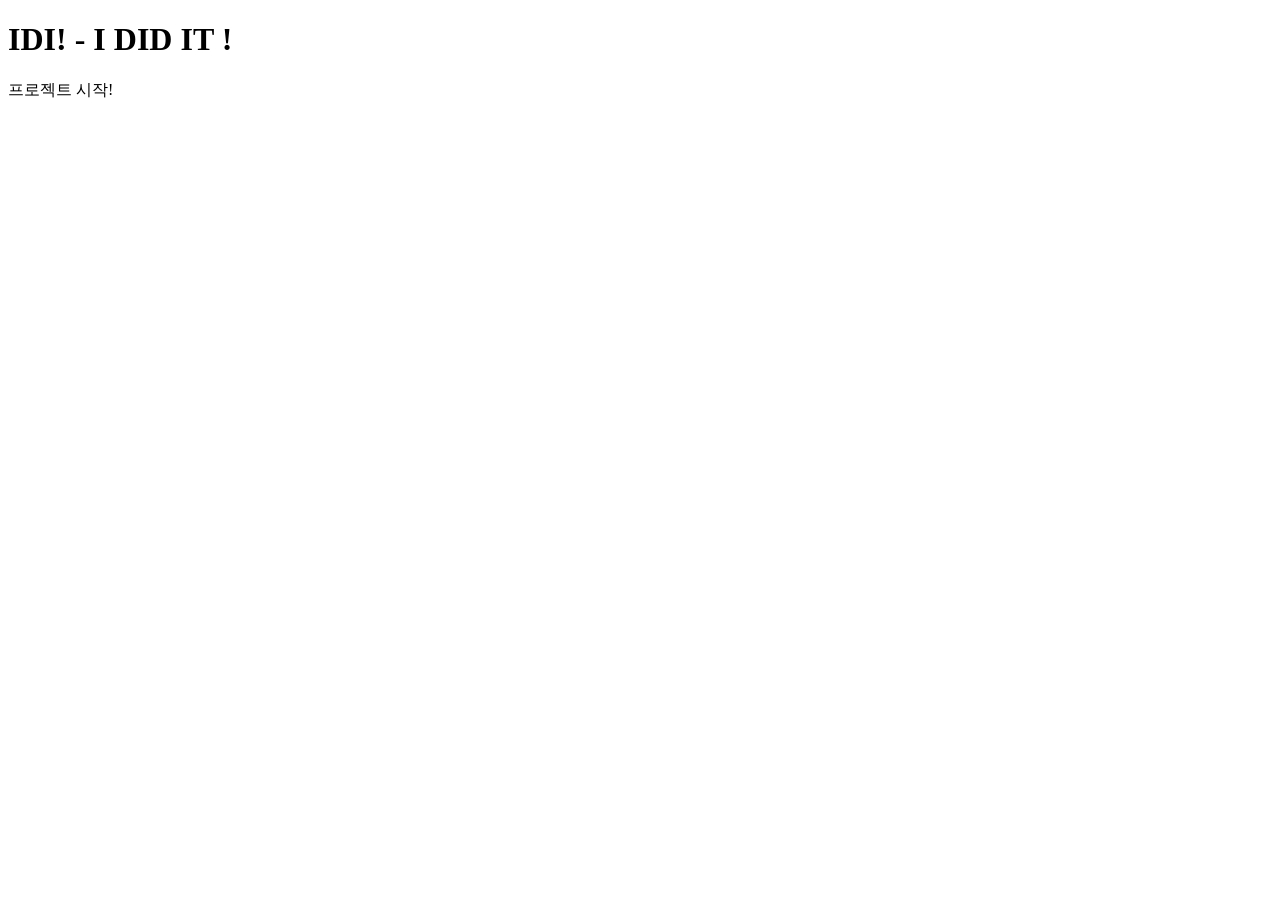
<file: src/main/resources/templates/main.html>
<!DOCTYPE html>
<html lang="ko">
<head>
    <meta charset="UTF-8">
    <meta name="viewport" content="width=device-width, initial-scale=1.0">
    <title>IDI! - I Did It!</title>
</head>
<body>
	<h1>IDI! - I DID IT !</h1>
	<p>프로젝트 시작!</p>
</body>
</html>
</file>
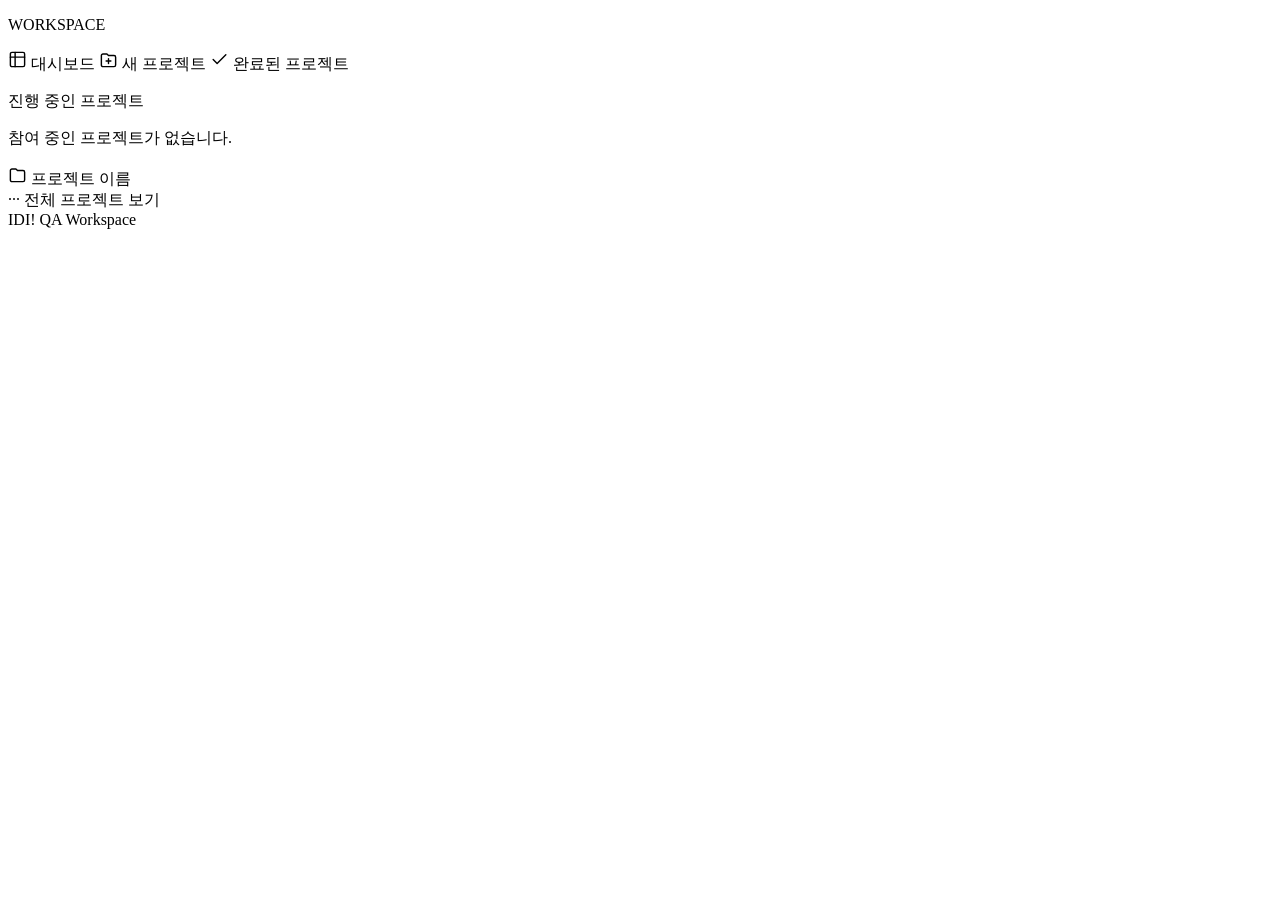
<file: src/main/resources/templates/fragments/sidebar.html>
<!DOCTYPE html>
<html xmlns:th="http://www.thymeleaf.org" lang="ko">
<body>

<aside class="sidebar" th:fragment="sidebar">

    <p class="sidebar-label">WORKSPACE</p>

    <nav class="sidebar-nav" aria-label="워크스페이스 메뉴">

        <a class="sidebar-link"
           th:classappend="${#httpServletRequest != null} ? '' : ''"
           th:href="@{/}">
            <svg class="nav-icon" width="19" height="19" viewBox="0 0 24 24" fill="none" stroke="currentColor" stroke-width="1.8" stroke-linecap="round" stroke-linejoin="round" aria-hidden="true"><rect x="3" y="3" width="18" height="18" rx="2"/><path d="M3 9h18M9 3v18"/></svg>
            대시보드
        </a>

        <a class="sidebar-link" th:href="@{/project/create}">
            <svg class="nav-icon" width="19" height="19" viewBox="0 0 24 24" fill="none" stroke="currentColor" stroke-width="1.8" stroke-linecap="round" stroke-linejoin="round" aria-hidden="true"><path d="M3 7a2 2 0 0 1 2-2h5l2 2h7a2 2 0 0 1 2 2v10a2 2 0 0 1-2 2H5a2 2 0 0 1-2-2z"/><path d="M12 11v6M9 14h6"/></svg>
            새 프로젝트
        </a>

        <a class="sidebar-link" th:href="@{/(tab='completed')}">
            <svg class="nav-icon" width="19" height="19" viewBox="0 0 24 24" fill="none" stroke="currentColor" stroke-width="1.8" stroke-linecap="round" stroke-linejoin="round" aria-hidden="true"><path d="m4 12 5 5L20 6"/></svg>
            완료된 프로젝트
        </a>
    </nav>

    <!-- 참여 중인 프로젝트 -->
    <div class="sidebar-projects">

        <p class="sidebar-label">진행 중인 프로젝트</p>

        <p class="sidebar-empty"
           th:if="${sidebarProjects == null or #lists.isEmpty(sidebarProjects)}">
            참여 중인 프로젝트가 없습니다.
        </p>

        <nav class="sidebar-nav" aria-label="참여 중인 프로젝트">

            <a class="sidebar-link sidebar-project-link"
               th:each="project : ${sidebarProjects}"
               th:href="@{/project/detail(projectId=${project.projectId})}">

                <svg class="nav-icon" width="19" height="19" viewBox="0 0 24 24" fill="none" stroke="currentColor" stroke-width="1.8" stroke-linecap="round" stroke-linejoin="round" aria-hidden="true"><path d="M3 7a2 2 0 0 1 2-2h5l2 2h7a2 2 0 0 1 2 2v10a2 2 0 0 1-2 2H5a2 2 0 0 1-2-2z"/></svg>
                <span class="sidebar-project-name"
                      th:text="${project.title}">
                    프로젝트 이름
                </span>

            </a>

        </nav>
        <a class="sidebar-link sidebar-view-all" th:if="${sidebarHasMore}" th:href="@{/#my-projects}">
            <span class="nav-icon" aria-hidden="true">···</span>
            전체 프로젝트 보기
        </a>

    </div>

    <div class="sidebar-bottom">
        <span class="sidebar-dot"></span>
        IDI! QA Workspace
    </div>

</aside>

</body>
</html>
</file>
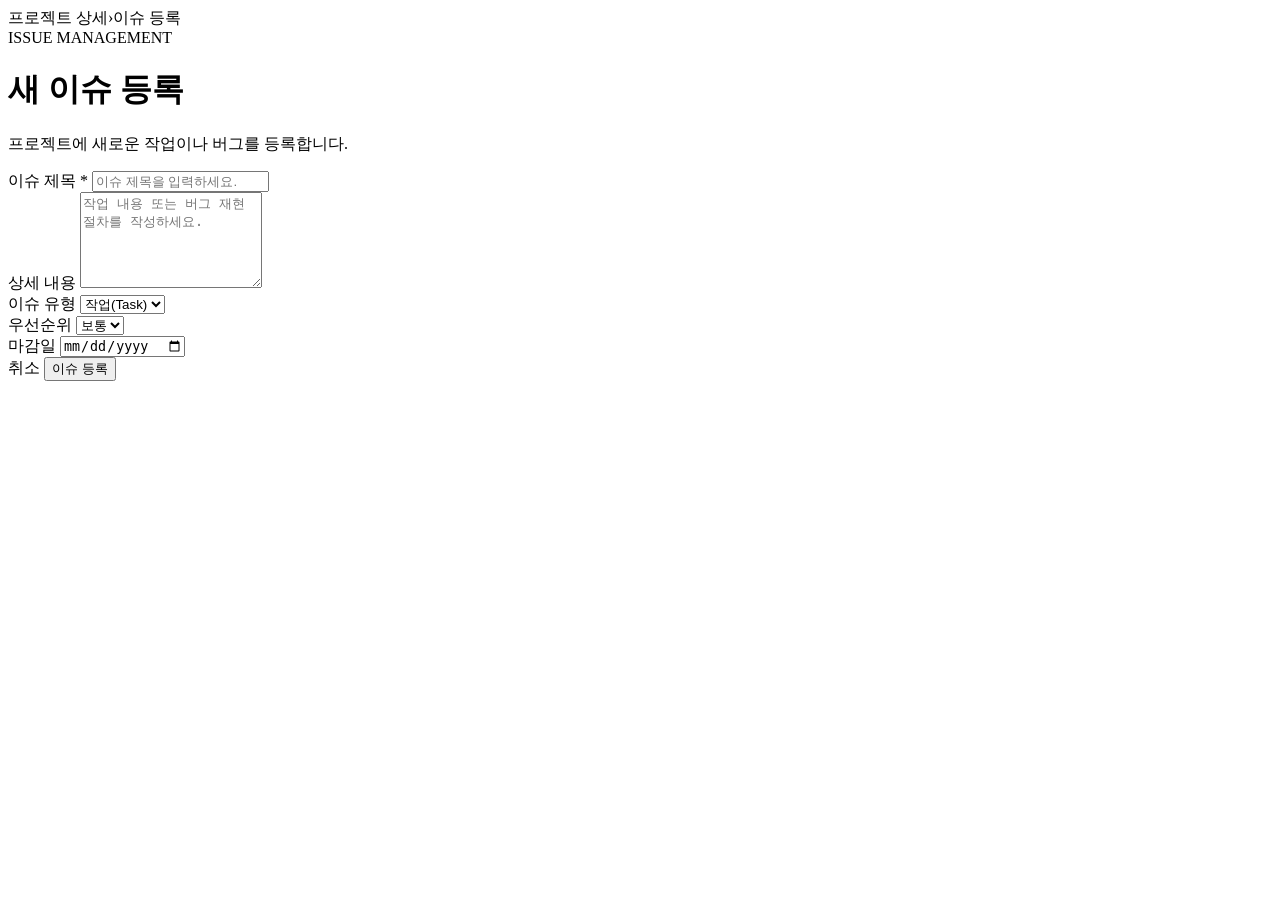
<file: src/main/resources/templates/issue/create.html>
<!DOCTYPE html>
<html lang="ko" xmlns:th="http://www.thymeleaf.org">
<head>
  <meta charset="UTF-8">
  <meta name="viewport" content="width=device-width, initial-scale=1.0">
  <title>이슈 등록 | IDI!</title>
  <link rel="stylesheet" th:href="@{/css/common.css}">
  <link rel="stylesheet" th:href="@{/css/work-form.css}">
</head>
<body>
<div th:replace="~{fragments/header :: header}"></div>
<div class="app-shell">
  <div th:replace="~{fragments/sidebar :: sidebar}"></div>
  <main class="dashboard-main work-form-main">
    <div class="work-form-wrap">
      <nav class="work-form-breadcrumb" aria-label="현재 위치">
        <a th:href="@{/project/detail(projectId=${projectId})}">프로젝트 상세</a><span aria-hidden="true">›</span><span>이슈 등록</span>
      </nav>
      <header class="work-form-heading">
        <span class="eyebrow">ISSUE MANAGEMENT</span>
        <h1>새 이슈 등록</h1>
        <p>프로젝트에 새로운 작업이나 버그를 등록합니다.</p>
      </header>
      <section class="dashboard-card work-form-card">
        <form class="work-form" th:action="@{/issue/create(projectId=${projectId})}" method="post">
          <div class="work-field">
            <label for="title">이슈 제목 <span class="work-required">*</span></label>
            <input id="title" name="title" type="text" maxlength="100" placeholder="이슈 제목을 입력하세요." required>
          </div>
          <div class="work-field">
            <label for="content">상세 내용</label>
            <textarea id="content" name="content" rows="6" placeholder="작업 내용 또는 버그 재현 절차를 작성하세요."></textarea>
          </div>
          <div class="work-field-row">
            <div class="work-field">
              <label for="type">이슈 유형</label>
              <select id="type" name="type"><option value="0">작업(Task)</option><option value="1">버그(Bug)</option></select>
            </div>
            <div class="work-field">
              <label for="priority">우선순위</label>
              <select id="priority" name="priority"><option value="0">낮음</option><option value="1" selected>보통</option><option value="2">높음</option></select>
            </div>
          </div>
          <div class="work-field">
            <label for="dueDate">마감일</label>
            <input type="date" id="dueDate" name="dueDate">
          </div>
          <div class="work-form-actions">
            <a class="btn btn-outline" th:href="@{/project/detail(projectId=${projectId})}">취소</a>
            <button type="submit" class="btn btn-primary">이슈 등록</button>
          </div>
        </form>
      </section>
    </div>
  </main>
</div>
</body>
</html>
</file>
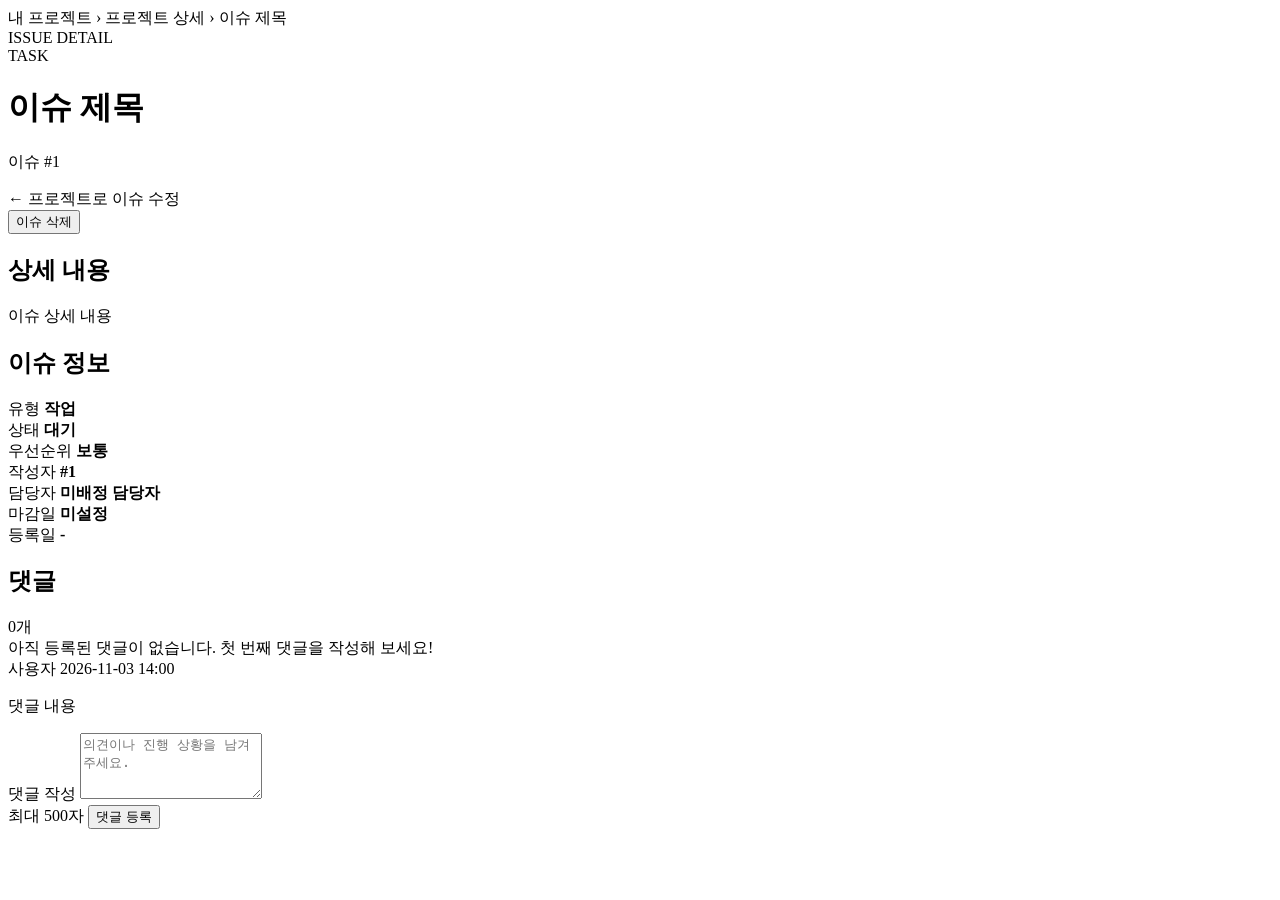
<file: src/main/resources/templates/issue/detail.html>
<!DOCTYPE html>
<html lang="ko" xmlns:th="http://www.thymeleaf.org">
<head>
    <meta charset="UTF-8">
    <meta name="viewport" content="width=device-width, initial-scale=1.0">
    <title th:text="${issue.title} + ' | IDI!'">이슈 상세 | IDI!</title>

    <link rel="stylesheet" th:href="@{/css/common.css}">
    <link rel="stylesheet" th:href="@{/css/issue-detail.css}">
</head>
<body>

    <div th:replace="~{fragments/header :: header}"></div>

    <div class="app-shell">
        <div th:replace="~{fragments/sidebar :: sidebar}"></div>

        <main class="dashboard-main issue-detail-main">

            <!-- 상단 경로 -->
            <nav class="issue-breadcrumb">
                <a th:href="@{/}">내 프로젝트</a>
                <span>›</span>
                <a th:href="@{/project/detail(projectId=${issue.projectId})}">
                    프로젝트 상세
                </a>
                <span>›</span>
                <span th:text="${issue.title}">이슈 제목</span>
            </nav>

            <!-- 이슈 제목 -->
            <div class="issue-detail-header">
                <div>
                    <span class="eyebrow">ISSUE DETAIL</span>

                    <div class="issue-detail-title">
                        <span class="issue-detail-type"
                              th:classappend="${issue.type == '1'} ? ' type-bug' : ' type-task'"
                              th:text="${issue.type == '1'} ? 'BUG' : 'TASK'">
                            TASK
                        </span>

                        <h1 th:text="${issue.title}">이슈 제목</h1>
                    </div>

                    <p th:text="'이슈 #' + ${issue.issueId}">
                        이슈 #1
                    </p>
                </div>

				<div class="issue-detail-actions">
				    <a class="btn btn-outline"
				       th:href="@{/project/detail(projectId=${issue.projectId})}">
				        ← 프로젝트로
				    </a>

				    <a class="btn btn-primary" th:if="${!projectCompleted}"
				       th:href="@{/issue/edit(issueId=${issue.issueId})}">
				        이슈 수정
				    </a>

				    <form th:if="${!projectCompleted}" th:action="@{/issue/delete(issueId=${issue.issueId})}"
				          method="post"
				          onsubmit="return confirm('정말 이 이슈를 삭제하시겠습니까?');">

				        <button type="submit" class="btn btn-danger">
				            이슈 삭제
				        </button>
				    </form>
				</div>
            </div>

            <div class="issue-detail-layout">

                <!-- 왼쪽: 상세 내용 -->
                <section class="dashboard-card issue-content-card">
                    <div class="card-heading">
                        <h2>상세 내용</h2>
                    </div>

                    <div class="issue-description"
                         th:text="${#strings.isEmpty(issue.content) ? '등록된 상세 내용이 없습니다.' : issue.content}">
                        이슈 상세 내용
                    </div>
                </section>

                <!-- 오른쪽: 이슈 정보 -->
                <aside class="dashboard-card issue-info-card">
                    <div class="card-heading">
                        <h2>이슈 정보</h2>
                    </div>

                    <div class="issue-info-line">
                        <span>유형</span>
                        <strong th:text="${issue.type == '1'} ? '버그' : '작업'">
                            작업
                        </strong>
                    </div>

                    <div class="issue-info-line">
                        <span>상태</span>
                        <strong class="issue-info-status"
                                th:text="${issue.status == '0'} ? '대기' :
                                         (${issue.status == '1'} ? '진행 중' :
                                         (${issue.status == '2'} ? '검토 대기' : '완료'))">
                            대기
                        </strong>
                    </div>

                    <div class="issue-info-line">
                        <span>우선순위</span>
                        <strong th:classappend="${issue.priority == '2'} ? ' priority-high' : ''"
                                th:text="${issue.priority == '2'} ? '높음' :
                                         (${issue.priority == '0'} ? '낮음' : '보통')">
                            보통
                        </strong>
                    </div>

                    <div class="issue-info-line">
                        <span>작성자</span>
                        <strong th:text="${issue.reporterNickname != null ? issue.reporterNickname : '탈퇴/알 수 없는 회원'}">#1</strong>
                    </div>

                    <div class="issue-info-line">
                        <span>담당자</span>
                        <strong th:if="${issue.assigneeId == null}">미배정</strong>
                        <strong th:if="${issue.assigneeId != null}" th:text="${issue.assigneeNickname != null ? issue.assigneeNickname : '탈퇴/알 수 없는 회원'}">담당자</strong>
                    </div>

                    <div class="issue-info-line">
                        <span>마감일</span>
                        <strong th:text="${issue.dueDate != null ? issue.dueDate : '미설정'}">
                            미설정
                        </strong>
                    </div>

                    <div class="issue-info-line">
                        <span>등록일</span>
                        <strong th:text="${issue.createdAt != null ? #temporals.format(issue.createdAt, 'yyyy-MM-dd HH:mm') : '-'}">
                            -
                        </strong>
                    </div>
                </aside>
            </div>

			
			<!-- 댓글 영역 -->
			<section class="comment-section" id="comments">
			    <div class="comment-header">
			        <h2>댓글</h2>
			        <span class="comment-count"
			              th:text="${comments != null ? #lists.size(comments) : 0} + '개'">
			            0개
			        </span>
			    </div>

			    <!-- 댓글 목록 -->
			    <div class="comment-list">

			        <div class="comment-empty"
			             th:if="${comments == null or #lists.isEmpty(comments)}">
			            아직 등록된 댓글이 없습니다.
			            첫 번째 댓글을 작성해 보세요!
			        </div>

			        <div class="comment-item"
			             th:each="comment : ${comments}">

			            <div class="comment-item-header">
			                <span class="comment-author"
			                      th:text="${comment.authorNickname != null ? comment.authorNickname : '탈퇴/알 수 없는 회원'}">
			                    사용자
			                </span>

			                <span class="comment-date"
			                      th:text="${#temporals.format(comment.createdAt, 'yyyy-MM-dd HH:mm')}">
			                    2026-11-03 14:00
			                </span>
			            </div>

			            <p class="comment-content"
			               th:text="${comment.content}">
			                댓글 내용
			            </p>
			        </div>
			    </div>

			    <!-- 댓글 작성 -->
				<p th:if="${commentError}"
				   th:text="${commentError}"
				   class="comment-error">
				</p>
			    <form class="comment-form" th:if="${!projectCompleted}"
			          th:action="@{/issue/comment/create(issueId=${issue.issueId})}"
			          method="post">

			        <label for="commentContent">댓글 작성</label>

			        <textarea id="commentContent"
			                  name="content"
			                  maxlength="500"
			                  rows="4"
			                  placeholder="의견이나 진행 상황을 남겨주세요."
			                  required></textarea>

			        <div class="comment-form-footer">
			            <span class="comment-hint">최대 500자</span>

			            <button type="submit" class="btn btn-primary">
			                댓글 등록
			            </button>
			        </div>
			    </form>
			</section>


        </main>
    </div>

</body>
</html>
</file>
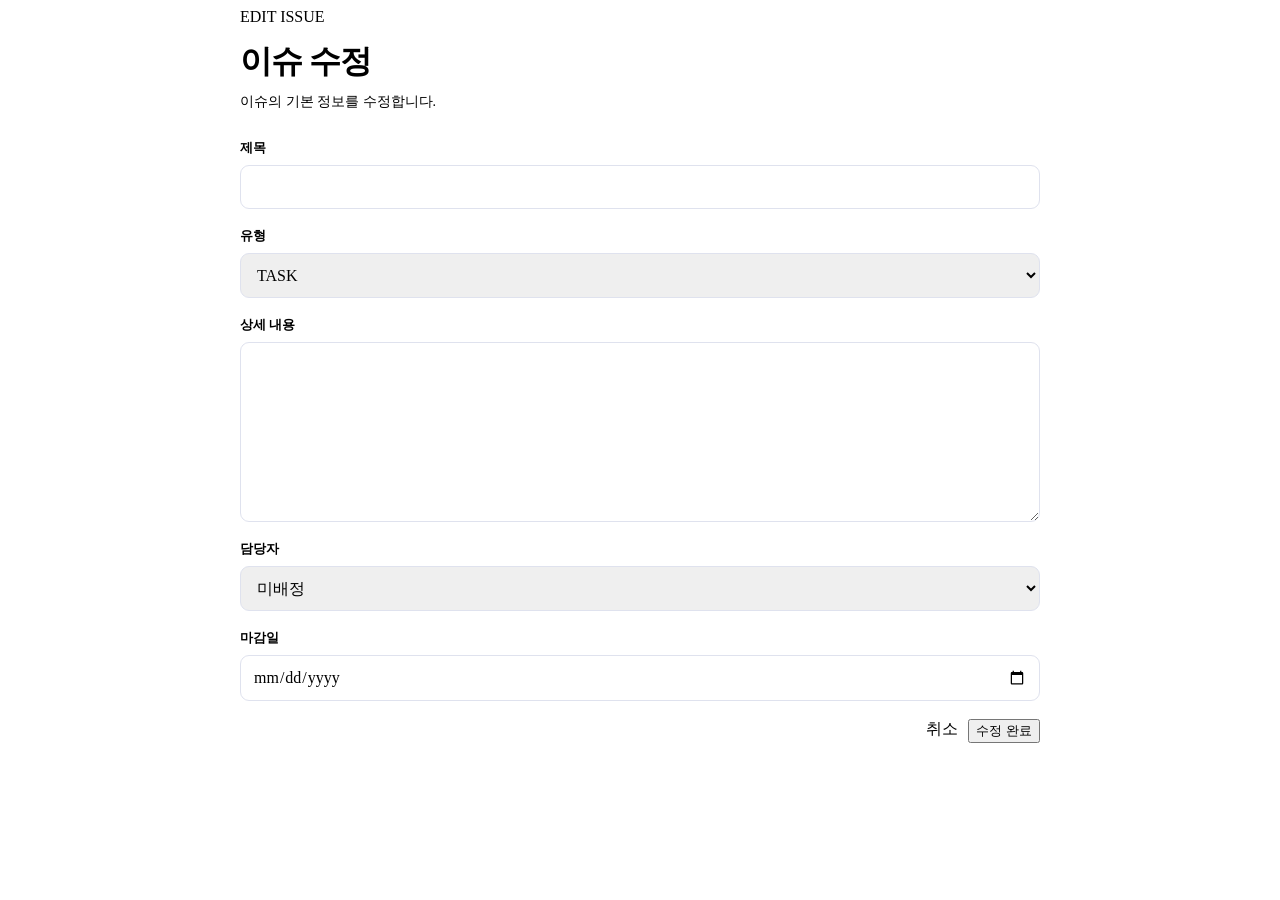
<file: src/main/resources/templates/issue/edit.html>
<!DOCTYPE html>
<html lang="ko" xmlns:th="http://www.thymeleaf.org">
<head>
    <meta charset="UTF-8">
    <meta name="viewport" content="width=device-width, initial-scale=1.0">
    <title>이슈 수정 | IDI!</title>
    <link rel="stylesheet" th:href="@{/css/common.css}">
    <link rel="stylesheet" th:href="@{/css/issue-detail.css}">
    <style>
        .issue-edit-card { width: 100%; max-width: 800px; margin: 0 auto 22px; }
        .issue-edit-heading { width: 100%; max-width: 800px; margin: 0 auto 28px; }
        .issue-edit-heading h1 { font-size: 32px; letter-spacing: -1.1px; margin: 14px 0 9px; }
        .issue-edit-heading p { color: var(--muted); font-size: 14px; margin: 0; }
        .issue-edit-form { display: flex; flex-direction: column; gap: 18px; }
        .issue-edit-field { display: flex; flex-direction: column; gap: 8px; }
        .issue-edit-field label { font-size: 13px; font-weight: 700; }
        .issue-edit-field input,
        .issue-edit-field select,
        .issue-edit-field textarea {
            width: 100%;
            padding: 12px;
            border: 1px solid #dfe2ee;
            border-radius: 9px;
            font: inherit;
            box-sizing: border-box;
        }
        .issue-edit-field textarea { min-height: 180px; resize: vertical; }
        .issue-edit-actions { display: flex; gap: 10px; justify-content: flex-end; }
        .issue-edit-error { color: #dc2626; font-size: 13px; }
        .issue-edit-field input:focus, .issue-edit-field select:focus, .issue-edit-field textarea:focus { outline: none; border-color: var(--purple); box-shadow: 0 0 0 3px rgba(89,100,220,.1); }
        @media (max-width: 600px) { .issue-edit-heading h1 { font-size: 26px; } .issue-edit-actions { flex-wrap: wrap; } }
    </style>
</head>
<body>

<div th:replace="~{fragments/header :: header}"></div>

<div class="app-shell">
    <div th:replace="~{fragments/sidebar :: sidebar}"></div>

    <main class="dashboard-main">
        <div class="issue-edit-heading">
            <div>
                <span class="eyebrow">EDIT ISSUE</span>
                <h1>이슈 수정</h1>
                <p>이슈의 기본 정보를 수정합니다.</p>
            </div>
        </div>

        <section class="dashboard-card issue-edit-card">

            <p class="issue-edit-error"
               th:if="${error != null}"
               th:text="${error}"></p>

            <form class="issue-edit-form"
                  th:action="@{/issue/edit(issueId=${issue.issueId})}"
                  method="post">

                <div class="issue-edit-field">
                    <label for="title">제목</label>
                    <input type="text" id="title" name="title"
                           maxlength="100" required
                           th:value="${issue.title}">
                </div>

                <div class="issue-edit-field">
                    <label for="type">유형</label>
                    <select id="type" name="type">
                        <option value="0" th:selected="${issue.type == '0'}">TASK</option>
                        <option value="1" th:selected="${issue.type == '1'}">BUG</option>
                    </select>
                </div>

                <div class="issue-edit-field">
                    <label for="content">상세 내용</label>
                    <textarea id="content" name="content"
                              th:text="${issue.content}"></textarea>
                </div>


                <div class="issue-edit-field">
                    <label for="assigneeId">담당자</label>
                    <select id="assigneeId" name="assigneeId">
                        <option value="" th:selected="${issue.assigneeId == null}">미배정</option>
                        <option th:each="member : ${memberList}" th:value="${member.userId}" th:text="${member.nickname} + ' (' + ${member.email} + ')'" th:selected="${issue.assigneeId != null and issue.assigneeId == member.userId}">멤버</option>
                    </select>
                </div>

                <div class="issue-edit-field">
                    <label for="dueDate">마감일</label>
                    <input type="date" id="dueDate" name="dueDate"
                           th:value="${issue.dueDate}">
                </div>

                <div class="issue-edit-actions">
                    <a class="btn btn-outline"
                       th:href="@{/issue/detail(issueId=${issue.issueId})}">
                        취소
                    </a>
                    <button type="submit" class="btn btn-primary">
                        수정 완료
                    </button>
                </div>

            </form>
        </section>
    </main>
</div>

</body>
</html>
</file>
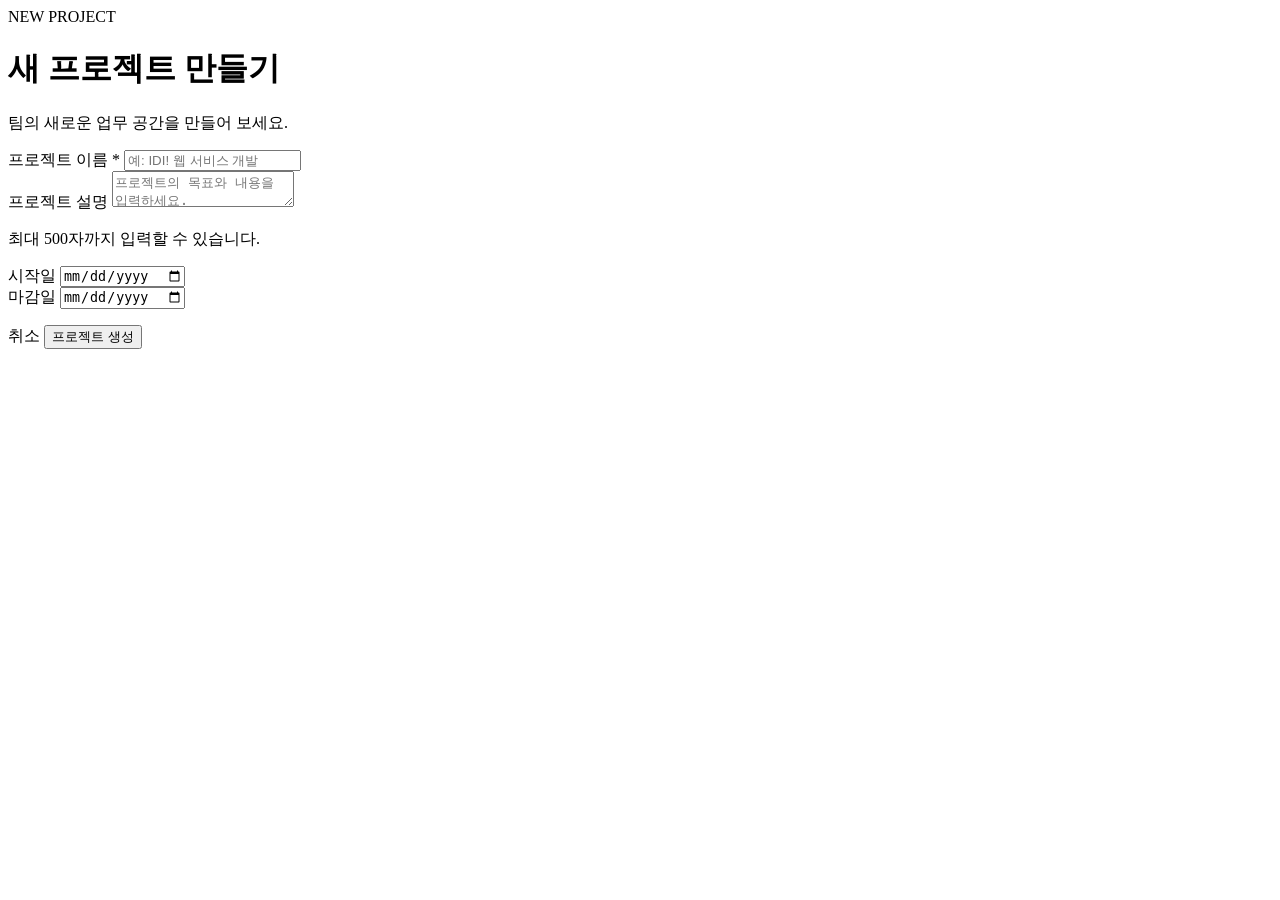
<file: src/main/resources/templates/project/create.html>
<!DOCTYPE html>
<html lang="ko" xmlns:th="http://www.thymeleaf.org">
<head>
    <meta charset="UTF-8">
    <meta name="viewport" content="width=device-width, initial-scale=1.0">
    <title>프로젝트 생성 | IDI!</title>
    <link rel="stylesheet" th:href="@{/css/common.css}">
    <link rel="stylesheet" th:href="@{/css/project-create.css}">
</head>
<body>
    <div th:replace="~{fragments/header :: header}"></div>

    <div class="app-shell">
        <div th:replace="~{fragments/sidebar :: sidebar}"></div>

        <main class="dashboard-main project-create-main">
            <div class="project-create-content">
                <div class="project-create-heading">
                    <span class="eyebrow">NEW PROJECT</span>
                    <h1>새 프로젝트 만들기</h1>
                    <p>팀의 새로운 업무 공간을 만들어 보세요.</p>
                </div>

                <section class="dashboard-card project-create-card">
                    <form th:action="@{/project/create}" method="post">
                        <div class="project-create-field">
                            <label for="title">프로젝트 이름 <span class="project-create-required">*</span></label>
                            <input type="text" id="title" name="title" maxlength="100"
                                   placeholder="예: IDI! 웹 서비스 개발" required>
                        </div>

                        <div class="project-create-field">
                            <label for="description">프로젝트 설명</label>
                            <textarea id="description" name="description" maxlength="500"
                                      placeholder="프로젝트의 목표와 내용을 입력하세요."></textarea>
                            <p class="project-create-hint">최대 500자까지 입력할 수 있습니다.</p>
                        </div>

                        <div class="project-create-date-row">
                            <div class="project-create-field">
                                <label for="startDate">시작일</label>
                                <input type="date" id="startDate" name="startDate">
                            </div>
                            <div class="project-create-field">
                                <label for="dueDate">마감일</label>
                                <input type="date" id="dueDate" name="dueDate">
                            </div>
                        </div>

                        <p class="project-create-error" th:if="${error}" th:text="${error}"></p>

                        <div class="project-create-actions">
                            <a th:href="@{/}" class="btn btn-outline">취소</a>
                            <button type="submit" class="btn btn-primary">프로젝트 생성</button>
                        </div>
                    </form>
                </section>
            </div>
        </main>
    </div>
</body>
</html>
</file>
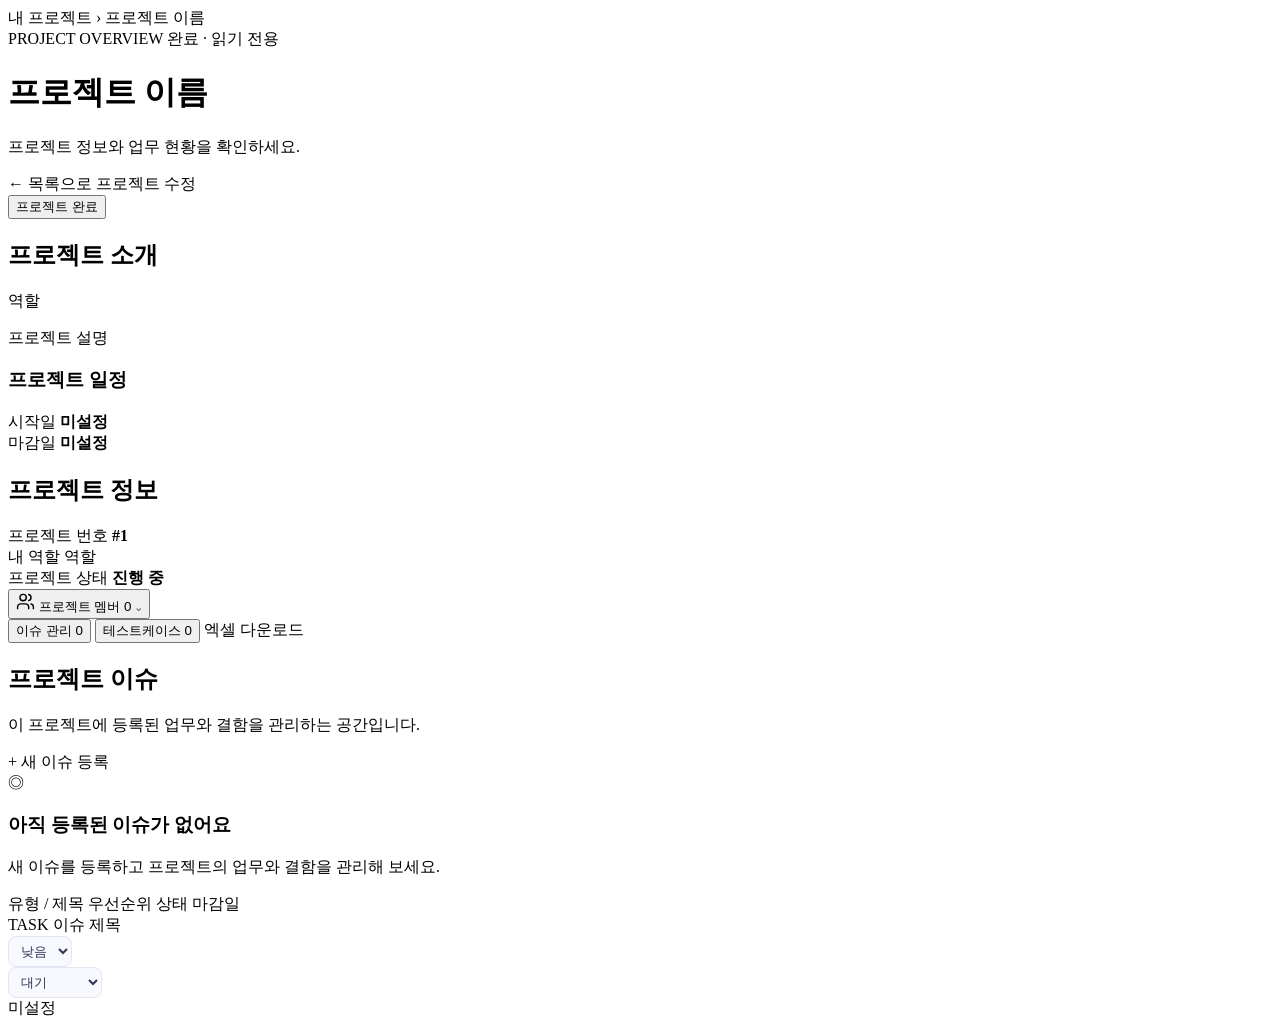
<file: src/main/resources/templates/project/detail.html>
<!DOCTYPE html>
<html lang="ko" xmlns:th="http://www.thymeleaf.org">
<head>
  <meta charset="UTF-8">
  <meta name="viewport" content="width=device-width, initial-scale=1.0">
  <title th:text="${project.title} + ' | IDI!'">프로젝트 상세 | IDI!</title>
  <link rel="stylesheet" th:href="@{/css/common.css}">
  <link rel="stylesheet" th:href="@{/css/project-detail.css}">
  <link rel="stylesheet" th:href="@{/css/testcase.css}">
  <style>
    .inline-issue-select { max-width: 120px; padding: 6px 8px; border: 1px solid #e5e5f3;
      border-radius: 8px; background: #f8f8ff; color: #303653; font: inherit;
      font-size: 13px; cursor: pointer; }
    .inline-issue-select:focus { outline: 2px solid #6865e8; outline-offset: 1px; }
  </style>
</head>
<body>
  <div th:replace="~{fragments/header :: header}"></div>

  <div class="app-shell">
    <div th:replace="~{fragments/sidebar :: sidebar}"></div>

    <main class="dashboard-main project-detail-main">
      <nav class="detail-breadcrumb" aria-label="현재 위치">
        <a th:href="@{/}">내 프로젝트</a>
        <span aria-hidden="true">›</span>
        <span th:text="${project.title}">프로젝트 이름</span>
      </nav>

	  
	  <div class="detail-title-row">

	      <div>
	          <div class="project-badge-group">
	              <span class="eyebrow">PROJECT OVERVIEW</span>

	              <!-- 완료된 프로젝트에서만 표시 -->
	              <span class="project-role" th:if="${isCompleted}">
	                  완료 · 읽기 전용
	              </span>
	          </div>

	          <h1 th:text="${project.title}">프로젝트 이름</h1>
	          <p>프로젝트 정보와 업무 현황을 확인하세요.</p>
	      </div>

	      <div class="detail-header-actions">

	          <a class="btn btn-outline" th:href="@{/}">← 목록으로</a>

	          <a class="btn btn-primary"
	             th:if="${project.ownerId == session.userId}"
	             th:href="@{/project/edit(projectId=${project.projectId})}">
	              프로젝트 수정
	          </a>

	          <form th:if="${canManage}"
	                th:action="@{/project/status}"
	                method="post"
	                class="project-status-form">

	              <input type="hidden" name="projectId" th:value="${project.projectId}">
	              <input type="hidden" name="status" th:value="${isCompleted ? '0' : '1'}">

	              <button class="btn btn-outline"
	                      type="submit"
	                      th:text="${isCompleted ? '프로젝트 재개' : '프로젝트 완료'}">
	                  프로젝트 완료
	              </button>

	          </form>

	      </div>

	  </div>


      <div class="detail-layout">

        <!-- 프로젝트 소개 -->
        <section class="dashboard-card detail-overview"
                 aria-labelledby="overview-title">

          <div class="card-heading">
            <h2 id="overview-title">프로젝트 소개</h2>
            <span class="project-role" th:text="${myRoleName}">역할</span>
          </div>

          <p class="detail-description"
             th:text="${#strings.isEmpty(project.description) ? '아직 등록된 프로젝트 설명이 없습니다.' : project.description}">
            프로젝트 설명
          </p>

          <div class="detail-divider"></div>

          <h3 class="detail-subheading">프로젝트 일정</h3>

          <div class="detail-date-grid">
            <div class="detail-date-item">
              <span>시작일</span>
              <strong th:text="${project.startDate != null ? project.startDate : '미설정'}">
                미설정
              </strong>
            </div>

            <div class="detail-date-item">
              <span>마감일</span>
              <strong th:text="${project.dueDate != null ? project.dueDate : '미설정'}">
                미설정
              </strong>
            </div>
          </div>
        </section>

        <!-- 프로젝트 정보 및 멤버 버튼을 같은 열에 묶어 간격 유지 -->
        <div class="detail-right-column">
        <!-- 프로젝트 정보 -->
        <aside class="dashboard-card detail-summary"
               aria-labelledby="summary-title">

          <div class="card-heading">
            <h2 id="summary-title">프로젝트 정보</h2>
          </div>

          <div class="detail-info-line">
            <span>프로젝트 번호</span>
            <strong th:text="${'#' + project.projectId}">#1</strong>
          </div>

          <div class="detail-info-line">
            <span>내 역할</span>
            <span th:text="${myRoleName}">역할</span>
          </div>

          <div class="detail-info-line">
            <span>프로젝트 상태</span>
            <strong th:text="${isCompleted ? '완료' : '진행 중'}">진행 중</strong>
          </div>

        </aside>
        <div class="detail-member-slot">
        <div class="member-popover-anchor" id="memberPopoverAnchor">
          <button type="button" class="member-popover-trigger" id="memberPopoverTrigger"
                  aria-expanded="false" aria-controls="memberPopoverPanel">
            <span class="member-popover-label"><svg viewBox="0 0 24 24" width="19" height="19" fill="none" stroke="currentColor" stroke-width="1.8" stroke-linecap="round" stroke-linejoin="round" aria-hidden="true"><path d="M16 21v-2a4 4 0 0 0-4-4H6a4 4 0 0 0-4 4v2"/><circle cx="9" cy="7" r="4"/><path d="M22 21v-2a4 4 0 0 0-3-3.87M16 3.13a4 4 0 0 1 0 7.75"/></svg>
              프로젝트 멤버 <span class="member-popover-count" th:text="${memberList == null ? 0 : #lists.size(memberList)}">0</span></span>
            <span class="member-popover-chevron" aria-hidden="true">⌄</span>
          </button>
          <div class="member-popover-panel" id="memberPopoverPanel" hidden>
            <div class="member-popover-heading">
              <strong>프로젝트 멤버</strong>
              <button type="button" class="member-popover-add" th:if="${canManage and !isCompleted}">+ 멤버 추가</button>
            </div>
            <div class="member-popover-scroll">
	      <div class="member-empty"
	           th:if="${memberList == null or #lists.isEmpty(memberList)}">
	          등록된 멤버가 없습니다.
	      </div>

	      <div class="member-list"
	           th:if="${memberList != null and !#lists.isEmpty(memberList)}">

	          <div class="member-row" th:each="member : ${memberList}">
	              <div class="member-profile">
	                  <strong th:text="${member.nickname}">닉네임</strong>
	                  <span th:text="${member.email}">email@example.com</span>
	              </div>

	              <div class="member-actions">
	                  <span class="member-role"
	                        th:text="${member.role == '0' ? '관리자' : (member.role == '1' ? 'QA' : '개발자')}">
	                      QA
	                  </span>

	                  <form th:if="${canManage and !isCompleted and member.userId != project.ownerId}"
	                        th:action="@{/project/member/delete}" method="post"
	                        class="member-delete-form">
	                      <input type="hidden" name="projectId"
	                             th:value="${project.projectId}">
	                      <input type="hidden" name="memberId"
	                             th:value="${member.memberId}">
	                      <button type="submit" class="member-delete">삭제</button>
	                  </form>
	              </div>
	          </div>
	      </div>
            </div>
          </div>
        </div>
        </div>
        </div>
      </div>
	  
      <!-- 프로젝트 업무 영역: 목록을 동시에 늘어놓지 않고 탭으로 전환 -->
      <div class="work-tabs" role="tablist" aria-label="프로젝트 업무 목록">
        <button type="button" id="issue-tab" class="work-tab is-active" role="tab"
                aria-selected="true" aria-controls="issue-panel" data-work-tab="issue">
          이슈 관리 <span class="work-tab-count" th:text="${issues == null ? 0 : #lists.size(issues)}">0</span>
        </button>
        <button type="button" id="tc-tab" class="work-tab" role="tab"
                aria-selected="false" aria-controls="tc-panel" data-work-tab="tc" tabindex="-1">
          테스트케이스 <span class="work-tab-count" th:text="${testCases == null ? 0 : #lists.size(testCases)}">0</span>
        </button>
      <!-- 프로젝트 목록 상단 오른쪽: 엑셀 다운로드 -->
      
        <a class="btn btn-excel-export" th:href="@{/project/excel(projectId=${project.projectId})}" aria-label="현재 프로젝트 엑셀 다운로드">엑셀 다운로드</a>
      
      </div>


      <!-- 테스트 케이스: 이슈와 독립된 프로젝트별 목록 -->
      <section id="tc-panel" class="dashboard-card detail-issues work-tab-panel" role="tabpanel" aria-labelledby="tc-tab" hidden>
        <div class="card-heading detail-issues-heading"><div><h2 id="testcase-title">테스트 케이스</h2><p class="detail-section-caption">QA 테스트 결과를 프로젝트 멤버와 공유합니다.</p></div>
          <a class="btn btn-primary" th:if="${canEditTc and !isCompleted}" th:href="@{/testcase/create(projectId=${project.projectId})}">+ TC 등록</a>
        </div>
        <div class="empty-state detail-empty" th:if="${#lists.isEmpty(testCases)}">아직 등록된 테스트 케이스가 없습니다.</div>
        <div class="tc-list" th:unless="${#lists.isEmpty(testCases)}">
          <div class="tc-row" th:each="tc : ${testCases}">
            <span class="tc-code" th:text="${tc.caseCode}">TC-001</span>
            <a th:href="@{/testcase/detail(testCaseId=${tc.testCaseId})}" th:text="${tc.title}">테스트 제목</a>
            <form th:if="${canEditTc and !isCompleted}" th:action="@{/testcase/result}" method="post" class="tc-inline-form">
              <input type="hidden" name="testCaseId" th:value="${tc.testCaseId}">
			  <select name="result"
			  		class="tc-result tc-result-select project-inline-select"
			  		th:classappend="' tc-result-' + ${tc.result}"
			  		th:attr="data-value=${tc.result}"
			  		th:data-ajax-url="@{/testcase/result/ajax}"
			  		aria-label="테스트 케이스 실행 결과 변경">
                <option value="0" th:selected="${tc.result == '0'}">PASS</option>
                <option value="1" th:selected="${tc.result == '1'}">FAIL</option>
                <option value="2" th:selected="${tc.result == '2'}">BLOCK</option>
                <option value="3" th:selected="${tc.result == '3'}">N/A</option>
                <option value="4" th:selected="${tc.result == '4'}">NO RUN</option>
              </select>
            </form>
            <span th:unless="${canEditTc and !isCompleted}" class="tc-result"
                  th:classappend="' tc-result-' + ${tc.result}"
                  th:text="${tc.result == '0' ? 'PASS' : (tc.result == '1' ? 'FAIL' : (tc.result == '2' ? 'BLOCK' : (tc.result == '3' ? 'N/A' : 'NO RUN')))}">NO RUN</span>
          </div>
        </div>
        <nav class="work-pagination" id="tc-pagination" aria-label="테스트케이스 페이지"></nav>
      </section>

	  <section id="issue-panel" class="dashboard-card detail-issues work-tab-panel"
	           role="tabpanel" aria-labelledby="issue-tab">

	      <div class="card-heading detail-issues-heading">
	          <div>
	              <h2 id="issues-title">프로젝트 이슈</h2>
	              <p class="detail-section-caption">
	                  이 프로젝트에 등록된 업무와 결함을 관리하는 공간입니다.
	              </p>
	          </div>

	          <a class="btn btn-primary"
	             th:if="${!isCompleted}" th:href="@{/issue/create(projectId=${project.projectId})}">
	              + 새 이슈 등록
	          </a>
	      </div>

	      <!-- 등록된 이슈가 없을 때 -->
	      <div class="empty-state detail-empty"
	           th:if="${issues == null or #lists.isEmpty(issues)}">
	          <div class="empty-icon">◎</div>
	          <h3>아직 등록된 이슈가 없어요</h3>
	          <p>새 이슈를 등록하고 프로젝트의 업무와 결함을 관리해 보세요.</p>
	      </div>

	      <!-- 등록된 이슈가 있을 때 -->
	      <div class="issue-list"
	           th:if="${issues != null and !#lists.isEmpty(issues)}">

	          <div class="issue-list-header">
	              <span>유형 / 제목</span>
	              <span>우선순위</span>
	              <span>상태</span>
	              <span>마감일</span>
	          </div>

	          <div class="issue-list-row"
	               th:each="issue : ${issues}">

	              <div class="issue-list-title">
	                  <span class="issue-type"
	                        th:classappend="${issue.type == '1'} ? ' issue-type-bug' : ' issue-type-task'"
	                        th:text="${issue.type == '1'} ? 'BUG' : 'TASK'">
	                      TASK
	                  </span>

					  <a class="issue-title-link"
					     th:href="@{/issue/detail(issueId=${issue.issueId})}"
					     th:text="${issue.title}">
					      이슈 제목
					  </a>
	              </div>

	              <div>
                  <span th:if="${isCompleted}" th:text="${issue.priority == '0' ? '낮음' : (issue.priority == '1' ? '보통' : '높음')}"></span>
                  <form th:if="${!isCompleted}" th:action="@{/issue/priority}" method="post">
                      <input type="hidden" name="issueId" th:value="${issue.issueId}">
					  <select name="priority"
					  		class="inline-issue-select project-inline-select"
					 		th:attr="data-value=${issue.priority}"
				 			th:data-ajax-url="@{/issue/priority/ajax}"
					  		aria-label="이슈 우선순위 변경">
                          <option value="0" th:selected="${issue.priority == '0'}">낮음</option>
                          <option value="1" th:selected="${issue.priority == '1'}">보통</option>
                          <option value="2" th:selected="${issue.priority == '2'}">높음</option>
                      </select>
                  </form>
              </div>

              <div>
                  <span th:if="${isCompleted}" th:text="${issue.status == '0' ? '대기' : (issue.status == '1' ? '진행 중' : (issue.status == '2' ? '검토 대기' : '완료'))}"></span>
                  <form th:if="${!isCompleted}" th:action="@{/issue/status}" method="post">
                      <input type="hidden" name="issueId" th:value="${issue.issueId}">
					  <select name="status"
					  		class="inline-issue-select project-inline-select"
					  		th:attr="data-value=${issue.status}"
					  		th:data-ajax-url="@{/issue/status/ajax}"
					  		aria-label="이슈 상태 변경">
                          <option value="0" th:selected="${issue.status == '0'}">대기</option>
                          <option value="1" th:selected="${issue.status == '1'}">진행 중</option>
                          <option value="2" th:selected="${issue.status == '2'}">검토 대기</option>
                          <option value="3" th:selected="${issue.status == '3'}">완료</option>
                      </select>
                  </form>
              </div>

              <div class="issue-list-date"
	                   th:text="${issue.dueDate != null ? issue.dueDate : '미설정'}">
	                  미설정
	              </div>
	          </div>
	      </div>

          <nav class="work-pagination" id="issue-pagination" aria-label="이슈 페이지"></nav>
	  </section>

    </main>
  </div>
  
  <!-- 멤버 추가 모달 -->
  <dialog id="memberModal" class="member-modal" th:if="${canManage and !isCompleted}">
      <form th:action="@{/project/member/add}" method="post">
          <input type="hidden" name="projectId"
                 th:value="${project.projectId}">

          <div class="member-modal-heading">
              <h2>멤버 추가</h2>
              <button type="button" class="member-modal-close"
                      
                      aria-label="닫기">×</button>
          </div>

          <p class="member-modal-description">
              가입된 사용자의 이메일을 입력해 프로젝트에 초대하세요.
          </p>

          <label class="member-form-label" for="memberEmail">이메일</label>
          <input id="memberEmail" type="email" name="email"
                 class="member-form-input"
                 placeholder="example@email.com" required>

          <label class="member-form-label" for="memberRole">역할</label>
          <select id="memberRole" name="role" class="member-form-input">
              <option value="1">QA</option>
              <option value="2">개발자</option>
          </select>

          <div class="member-modal-footer">
              <button type="button" class="btn btn-outline member-modal-cancel">
                  취소
              </button>
              <button type="submit" class="btn btn-primary">멤버 추가</button>
          </div>
      </form>
  </dialog>
  <script th:src="@{/js/project-detail.js}" defer></script>
</body>
</html>
</file>
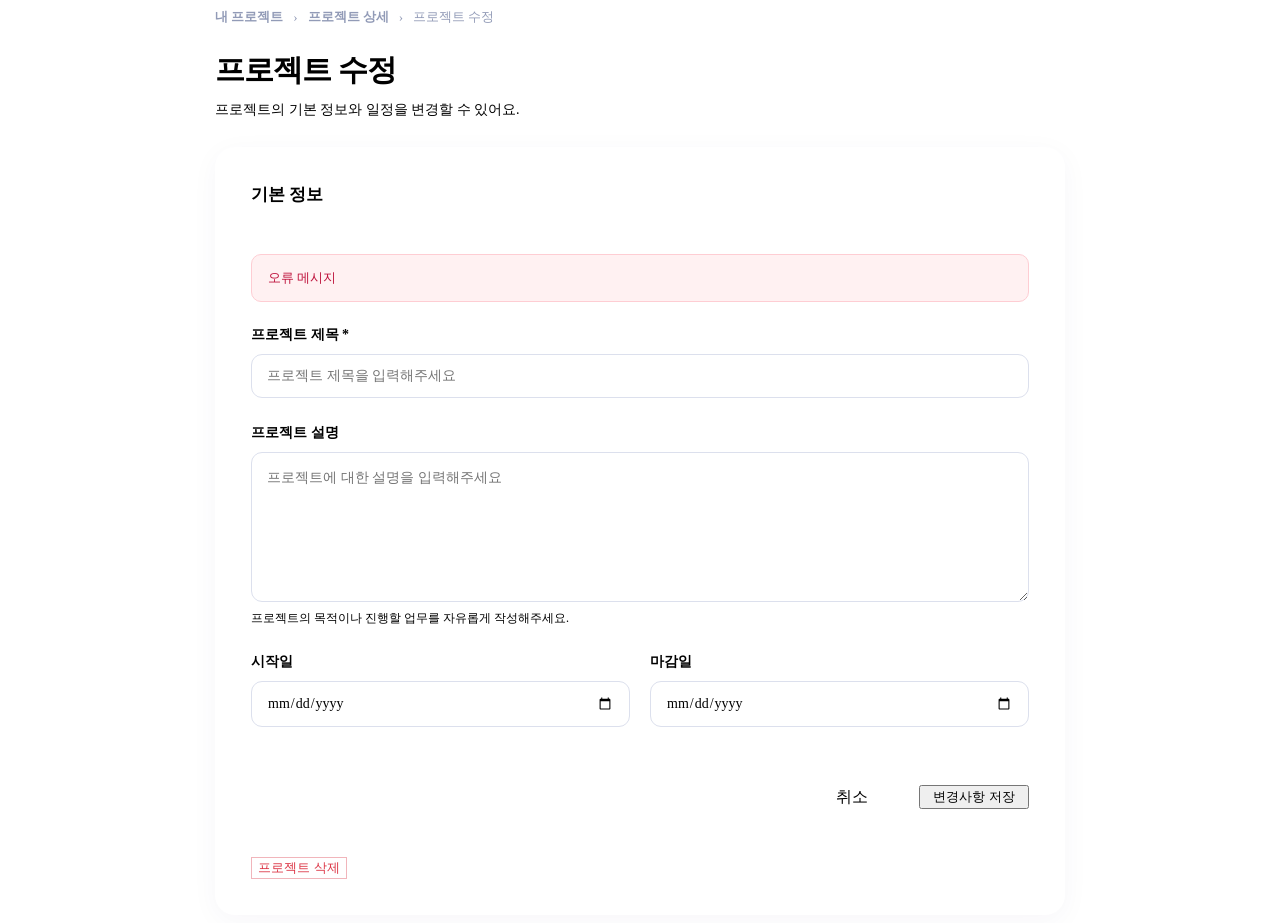
<file: src/main/resources/templates/project/edit.html>
<!DOCTYPE html>
<html lang="ko" xmlns:th="http://www.thymeleaf.org">
<head>
    <meta charset="UTF-8">
    <meta name="viewport" content="width=device-width, initial-scale=1.0">
    <title>프로젝트 수정 | IDI!</title>

    <link rel="stylesheet" th:href="@{/css/common.css}">

    <style>
        .edit-container {
            max-width: 850px;
            margin: 0 auto;
        }

        .edit-breadcrumb {
            display: flex;
            align-items: center;
            gap: 10px;
            margin-bottom: 24px;
            font-size: 13px;
            color: #929bb7;
        }

        .edit-breadcrumb a {
            color: var(--purple);
            text-decoration: none;
            font-weight: 700;
        }

        .edit-heading {
            margin-bottom: 28px;
        }

        .edit-heading h1 {
            font-size: 30px;
            margin: 0 0 10px;
            letter-spacing: -1px;
        }

        .edit-heading p {
            margin: 0;
            font-size: 14px;
            color: var(--muted);
        }

        .edit-card {
            background: #fff;
            border: 1px solid var(--line);
            border-radius: 20px;
            padding: 36px;
            box-shadow: 0 6px 28px rgba(40, 35, 90, 0.04);
        }

        .edit-card-title {
            font-size: 17px;
            margin: 0 0 28px;
            padding-bottom: 20px;
            border-bottom: 1px solid var(--line);
        }

        .edit-field {
            margin-bottom: 26px;
        }

        .edit-field label {
            display: block;
            font-size: 14px;
            font-weight: 700;
            margin-bottom: 10px;
            color: var(--ink);
        }

        .edit-field input,
        .edit-field textarea {
            display: block;
            width: 100%;
            box-sizing: border-box;
            padding: 13px 15px;
            border: 1px solid #dce0ed;
            border-radius: 11px;
            font: inherit;
            font-size: 14px;
            color: var(--ink);
            background: #fff;
            transition: border-color .2s, box-shadow .2s;
        }

        .edit-field input:focus,
        .edit-field textarea:focus {
            outline: none;
            border-color: var(--purple);
            box-shadow: 0 0 0 3px rgba(115, 87, 216, .1);
        }

        .edit-field textarea {
            min-height: 150px;
            resize: vertical;
            line-height: 1.7;
        }

        .edit-hint {
            margin: 8px 0 0;
            font-size: 12px;
            color: var(--muted);
        }

        .edit-date-grid {
            display: grid;
            grid-template-columns: 1fr 1fr;
            gap: 20px;
        }

        .edit-error {
            padding: 14px 16px;
            border-radius: 10px;
            background: #fff1f2;
            border: 1px solid #fecdd3;
            color: #be123c;
            font-size: 13px;
            margin-bottom: 24px;
        }

        .edit-actions {
            display: flex;
            justify-content: flex-end;
            align-items: center;
            gap: 12px;
            padding-top: 24px;
            margin-top: 8px;
            border-top: 1px solid var(--line);
        }

        .edit-actions .btn {
            min-width: 110px;
            text-align: center;
        }

        @media (max-width: 600px) {
            .edit-card {
                padding: 24px 18px;
            }

            .edit-heading h1 {
                font-size: 25px;
            }

            .edit-date-grid {
                grid-template-columns: 1fr;
                gap: 0;
            }

            .edit-actions {
                flex-direction: column-reverse;
            }

            .edit-actions .btn {
                width: 100%;
            }
        }
		/* 삭제 영역 */
		.edit-delete-form {
		    margin-top: 24px;
		    padding-top: 24px;
		    border-top: 1px solid var(--line);
		}

		.btn-danger {
		    background: #fff;
		    color: #dc3545;
		    border: 1px solid #f1b5bb;
		    cursor: pointer;
		    transition: all 0.2s ease;
		}

		.btn-danger:hover {
		    background: #dc3545;
		    color: #fff;
		    border-color: #dc3545;
		}

		.btn-danger:focus-visible {
		    outline: 3px solid #f1b5bb;
		    outline-offset: 3px;
		}
    </style>
</head>

<body>
    <!-- 공통 헤더 -->
    <div th:replace="~{fragments/header :: header}"></div>

    <div class="app-shell">

        <!-- 공통 사이드바 -->
        <div th:replace="~{fragments/sidebar :: sidebar}"></div>

        <main class="dashboard-main">

            <div class="edit-container">

                <!-- 경로 표시 -->
                <nav class="edit-breadcrumb">
                    <a th:href="@{/}">내 프로젝트</a>
                    <span>›</span>
                    <a th:href="@{/project/detail(projectId=${project.projectId})}">
                        프로젝트 상세
                    </a>
                    <span>›</span>
                    <span>프로젝트 수정</span>
                </nav>

                <!-- 제목 -->
                <div class="edit-heading">
                    <h1>프로젝트 수정</h1>
                    <p>프로젝트의 기본 정보와 일정을 변경할 수 있어요.</p>
                </div>

                <!-- 수정 폼 -->
                <div class="edit-card">

                    <h2 class="edit-card-title">기본 정보</h2>

                    <div class="edit-error"
                         th:if="${error != null}"
                         th:text="${error}">
                        오류 메시지
                    </div>

                    <form th:action="@{/project/edit}" method="post">

                        <!-- 프로젝트 ID -->
                        <input type="hidden"
                               name="projectId"
                               th:value="${project.projectId}">

                        <!-- 프로젝트 제목 -->
                        <div class="edit-field">
                            <label for="title">프로젝트 제목 *</label>

                            <input type="text"
                                   id="title"
                                   name="title"
                                   th:value="${project.title}"
                                   placeholder="프로젝트 제목을 입력해주세요"
                                   maxlength="100"
                                   required>
                        </div>

                        <!-- 프로젝트 설명 -->
                        <div class="edit-field">
                            <label for="description">프로젝트 설명</label>

                            <textarea id="description"
                                      name="description"
                                      maxlength="500"
                                      placeholder="프로젝트에 대한 설명을 입력해주세요"
                                      th:text="${project.description}"></textarea>

                            <p class="edit-hint">
                                프로젝트의 목적이나 진행할 업무를 자유롭게 작성해주세요.
                            </p>
                        </div>

                        <!-- 프로젝트 일정 -->
                        <div class="edit-date-grid">

                            <div class="edit-field">
                                <label for="startDate">시작일</label>

                                <input type="date"
                                       id="startDate"
                                       name="startDate"
                                       th:value="${project.startDate}">
                            </div>

                            <div class="edit-field">
                                <label for="dueDate">마감일</label>

                                <input type="date"
                                       id="dueDate"
                                       name="dueDate"
                                       th:value="${project.dueDate}">
                            </div>

                        </div>

                        <!-- 버튼 -->
						<div class="edit-actions">
						    <a class="btn btn-outline"
						       th:href="@{/project/detail(projectId=${project.projectId})}">
						        취소
						    </a>

						    <button type="submit" class="btn btn-primary">
						        변경사항 저장
						    </button>
						</div>
                    </form>
					<form th:action="@{/project/delete}"
					      method="post"
					      class="edit-delete-form"
					      onsubmit="return confirm('정말 이 프로젝트를 삭제하시겠습니까?');">

					    <input type="hidden"
					           name="projectId"
					           th:value="${project.projectId}">

					    <button type="submit" class="btn btn-danger">
					        프로젝트 삭제
					    </button>
					</form>
                </div>

            </div>

        </main>

    </div>
</body>
</html>
</file>
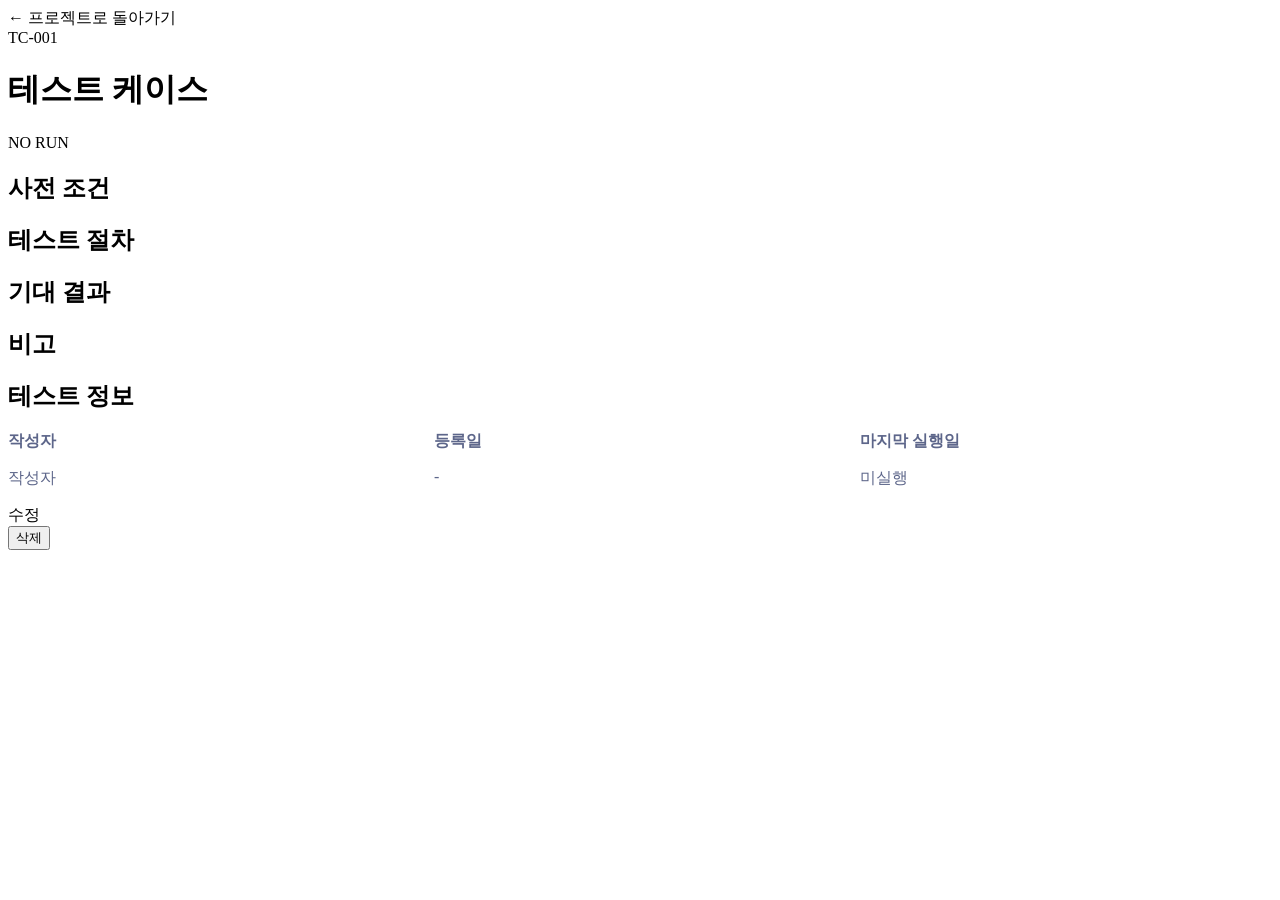
<file: src/main/resources/templates/testcase/detail.html>
<!DOCTYPE html><html lang="ko" xmlns:th="http://www.thymeleaf.org"><head><meta charset="UTF-8"><meta name="viewport" content="width=device-width, initial-scale=1"><title>테스트 케이스 | IDI!</title><link rel="stylesheet" th:href="@{/css/common.css}"><link rel="stylesheet" th:href="@{/css/project-detail.css}"><link rel="stylesheet" th:href="@{/css/testcase.css}"></head><body>
<div th:replace="~{fragments/header :: header}"></div><div class="app-shell"><div th:replace="~{fragments/sidebar :: sidebar}"></div><main class="dashboard-main project-detail-main"><div class="tc-wrap">
<a th:href="@{/project/detail(projectId=${tc.projectId})}">← 프로젝트로 돌아가기</a>
<div class="tc-heading"><div><span class="eyebrow" th:text="${tc.caseCode}">TC-001</span><h1 th:text="${tc.title}">테스트 케이스</h1></div><span class="tc-result" th:classappend="' tc-result-' + ${tc.result}" th:text="${tc.result == '0' ? 'PASS' : (tc.result == '1' ? 'FAIL' : (tc.result == '2' ? 'BLOCK' : (tc.result == '3' ? 'N/A' : 'NO RUN')))}">NO RUN</span></div>
<section class="dashboard-card tc-detail"><h2>사전 조건</h2><p th:text="${#strings.isEmpty(tc.precondition) ? '없음' : tc.precondition}"></p><h2>테스트 절차</h2><p th:text="${#strings.isEmpty(tc.testSteps) ? '없음' : tc.testSteps}"></p><h2>기대 결과</h2><p th:text="${#strings.isEmpty(tc.expectedResult) ? '없음' : tc.expectedResult}"></p><h2>비고</h2><p th:text="${#strings.isEmpty(tc.remarks) ? '없음' : tc.remarks}"></p></section>
<section class="dashboard-card tc-detail" style="margin-top:20px"><h2>테스트 정보</h2>
<div style="display:grid;grid-template-columns:repeat(auto-fit,minmax(180px,1fr));gap:14px;color:#5d668a">
<div><strong>작성자</strong><p th:text="${tc.authorNickname != null ? tc.authorNickname : '탈퇴/알 수 없는 회원'}">작성자</p></div>
<div><strong>등록일</strong><p th:text="${tc.createdAt != null ? #temporals.format(tc.createdAt,'yyyy-MM-dd HH:mm') : '-'}">-</p></div>
<div><strong>마지막 실행일</strong><p th:text="${tc.executedAt != null ? #temporals.format(tc.executedAt,'yyyy-MM-dd HH:mm') : '미실행'}">미실행</p></div>
</div></section>
<div class="tc-actions" th:if="${canEditTc}"><a class="btn btn-primary" th:href="@{/testcase/edit(testCaseId=${tc.testCaseId})}">수정</a><form method="post" th:action="@{/testcase/delete}" onsubmit="return confirm('테스트 케이스를 영구 삭제하시겠습니까?');"><input type="hidden" name="testCaseId" th:value="${tc.testCaseId}"><button class="btn btn-outline" type="submit">삭제</button></form></div>
</div></main></div></body></html>
</file>
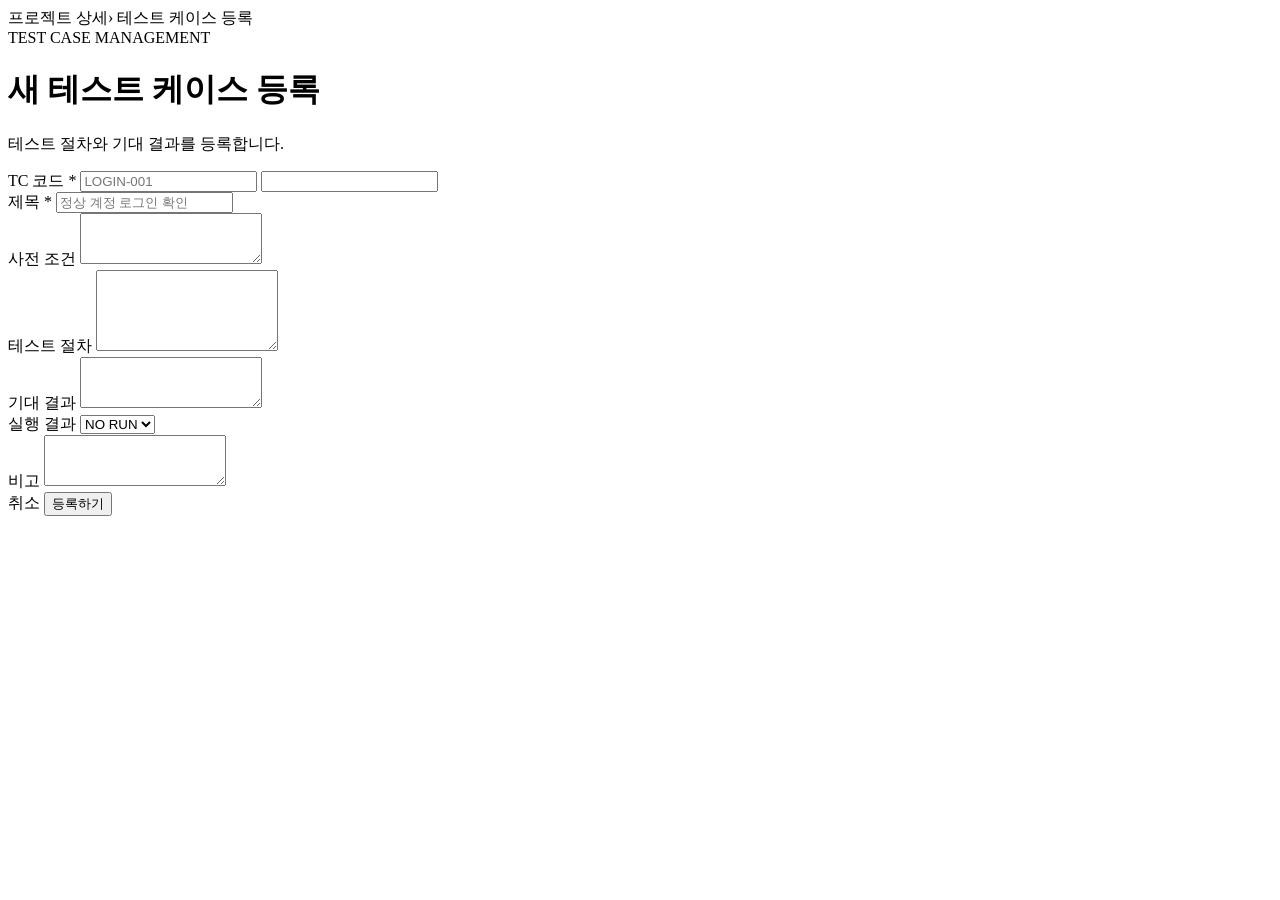
<file: src/main/resources/templates/testcase/form.html>
<!DOCTYPE html>
<html lang="ko" xmlns:th="http://www.thymeleaf.org">
<head>
  <meta charset="UTF-8">
  <meta name="viewport" content="width=device-width, initial-scale=1.0">
  <title>테스트 케이스 | IDI!</title>
  <link rel="stylesheet" th:href="@{/css/common.css}">
  <link rel="stylesheet" th:href="@{/css/project-detail.css}">
  <link rel="stylesheet" th:href="@{/css/testcase.css}">
  <link rel="stylesheet" th:href="@{/css/work-form.css}">
</head>
<body>
<div th:replace="~{fragments/header :: header}"></div>
<div class="app-shell">
  <div th:replace="~{fragments/sidebar :: sidebar}"></div>
  <main class="dashboard-main project-detail-main work-form-main">
    <div class="work-form-wrap">
      <nav class="work-form-breadcrumb" aria-label="현재 위치">
        <a th:href="@{/project/detail(projectId=${tc.projectId})}">프로젝트 상세</a><span aria-hidden="true">›</span>
        <span th:text="${editing} ? '테스트 케이스 수정' : '테스트 케이스 등록'">테스트 케이스 등록</span>
      </nav>
      <header class="work-form-heading">
        <span class="eyebrow">TEST CASE MANAGEMENT</span>
        <h1 th:text="${editing} ? '테스트 케이스 수정' : '새 테스트 케이스 등록'">새 테스트 케이스 등록</h1>
        <p th:text="${editing} ? '테스트 케이스의 내용을 수정합니다.' : '테스트 절차와 기대 결과를 등록합니다.'">테스트 절차와 기대 결과를 등록합니다.</p>
      </header>
      <p class="work-form-error" th:if="${error}" th:text="${error}"></p>
      <section class="dashboard-card work-form-card">
        <form class="work-form" method="post" th:action="${editing} ? @{/testcase/edit} : @{/testcase/create}">
          <input type="hidden" name="projectId" th:value="${tc.projectId}">
          <input th:if="${editing}" type="hidden" name="testCaseId" th:value="${tc.testCaseId}">
          <div class="work-field">
            <label for="caseCode">TC 코드 <span class="work-required" th:if="${!editing}">*</span></label>
            <input id="caseCode" th:if="${!editing}" name="caseCode" maxlength="30" required th:value="${tc.caseCode}" placeholder="LOGIN-001">
            <input id="caseCode" th:if="${editing}" th:value="${tc.caseCode}" readonly>
          </div>
          <div class="work-field">
            <label for="title">제목 <span class="work-required">*</span></label>
            <input id="title" name="title" maxlength="200" required th:value="${tc.title}" placeholder="정상 계정 로그인 확인">
          </div>
          <div class="work-field">
            <label for="precondition">사전 조건</label>
            <textarea id="precondition" name="precondition" rows="3" th:text="${tc.precondition}"></textarea>
          </div>
          <div class="work-field">
            <label for="testSteps">테스트 절차</label>
            <textarea id="testSteps" name="testSteps" rows="5" th:text="${tc.testSteps}"></textarea>
          </div>
          <div class="work-field">
            <label for="expectedResult">기대 결과</label>
            <textarea id="expectedResult" name="expectedResult" rows="3" th:text="${tc.expectedResult}"></textarea>
          </div>
          <div class="work-field">
            <label for="result">실행 결과</label>
            <select id="result" name="result">
              <option value="4" th:selected="${tc.result == '4'}">NO RUN</option>
              <option value="0" th:selected="${tc.result == '0'}">PASS</option>
              <option value="1" th:selected="${tc.result == '1'}">FAIL</option>
              <option value="2" th:selected="${tc.result == '2'}">BLOCK</option>
              <option value="3" th:selected="${tc.result == '3'}">N/A</option>
            </select>
          </div>
          <div class="work-field">
            <label for="remarks">비고</label>
            <textarea id="remarks" name="remarks" rows="3" th:text="${tc.remarks}"></textarea>
          </div>
          <div class="work-form-actions">
            <a class="btn btn-outline" th:href="@{/project/detail(projectId=${tc.projectId})}">취소</a>
            <button class="btn btn-primary" type="submit" th:text="${editing} ? '수정하기' : '등록하기'">등록하기</button>
          </div>
        </form>
      </section>
    </div>
  </main>
</div>
</body>
</html>
</file>
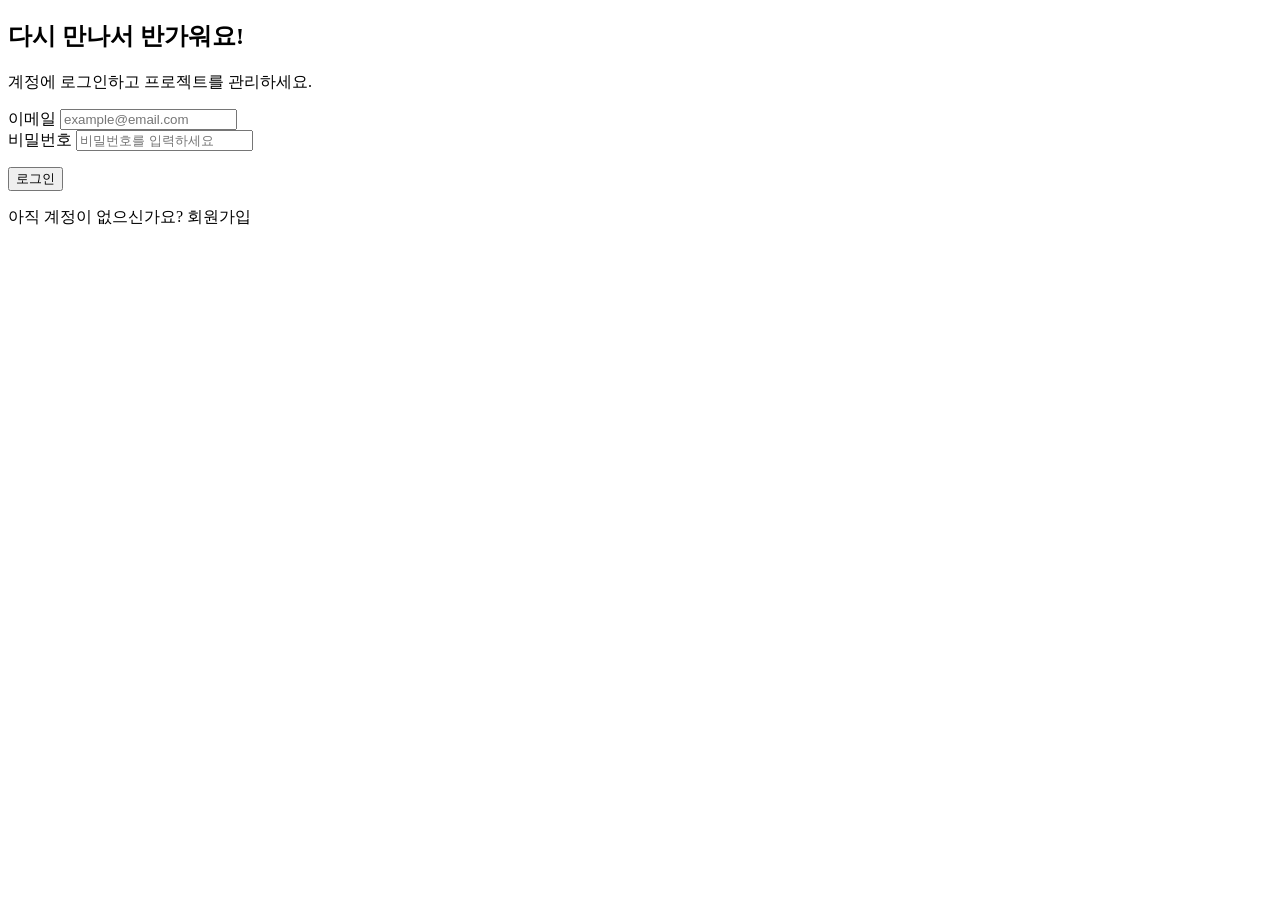
<file: src/main/resources/templates/user/login.html>
<!DOCTYPE html>
<html lang="ko" xmlns:th="http://www.thymeleaf.org">
<head>
    <meta charset="UTF-8">
    <meta name="viewport" content="width=device-width, initial-scale=1.0">
    <title>로그인 | IDI!</title>
    <link rel="stylesheet" th:href="@{/css/common.css}">
</head>
<body>

    <div th:replace="~{fragments/header :: header}"></div>

    <main class="auth-main">
        <section class="auth-card">

            <div class="auth-heading">
                <h1>다시 만나서 반가워요!</h1>
                <p>계정에 로그인하고 프로젝트를 관리하세요.</p>
            </div>

            <form th:action="@{/user/login}" method="post">

                <div class="auth-field">
                    <label for="email">이메일</label>
                    <input class="auth-input"
                           type="email"
                           id="email"
                           name="email"
                           placeholder="example@email.com"
                           autocomplete="email"
                           required>
                </div>

                <div class="auth-field">
                    <label for="password">비밀번호</label>
                    <input class="auth-input"
                           type="password"
                           id="password"
                           name="password"
                           placeholder="비밀번호를 입력하세요"
                           autocomplete="current-password"
                           required>
                </div>

                <p class="auth-error auth-server-error"
                   th:if="${error}"
                   th:text="${error}"></p>

                <button type="submit" class="btn btn-primary auth-submit">
                    로그인
                </button>

            </form>

            <p class="auth-bottom">
                아직 계정이 없으신가요?
                <a th:href="@{/user/signup}">회원가입</a>
            </p>

        </section>
    </main>

</body>
</html>
</file>
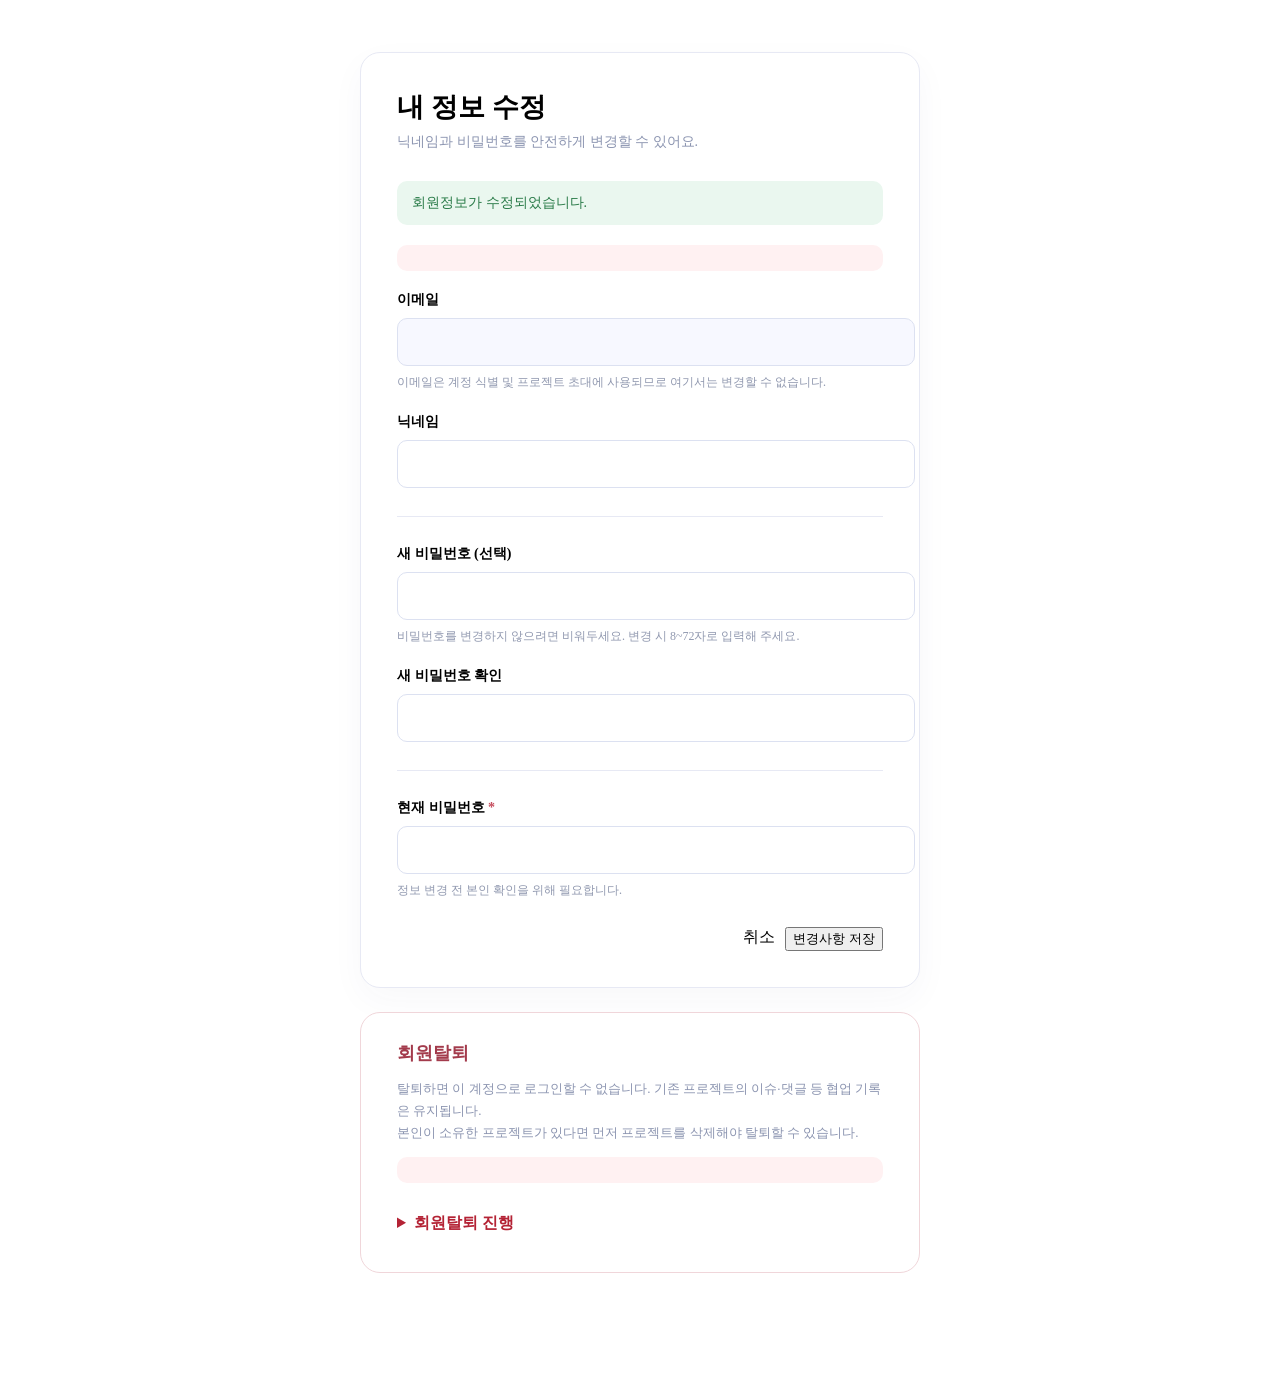
<file: src/main/resources/templates/user/profile.html>
<!DOCTYPE html>
<html lang="ko" xmlns:th="http://www.thymeleaf.org">
<head>
  <meta charset="UTF-8"><meta name="viewport" content="width=device-width, initial-scale=1">
  <title>내 정보 수정 | IDI!</title>
  <link rel="stylesheet" th:href="@{/css/common.css}">
  <style>
    .profile-wrap{max-width:560px;margin:52px auto;padding:0 20px 70px}
    .profile-card{background:#fff;border:1px solid #e7e9f4;border-radius:20px;padding:36px;box-shadow:0 12px 35px rgba(61,64,122,.035)}
    .profile-card h1{margin:0 0 8px;font-size:27px}.profile-sub{color:#8b94b0;font-size:14px;margin:0 0 30px}
    .profile-field{margin-bottom:22px}.profile-field label{display:block;font-weight:700;font-size:14px;margin-bottom:9px}
    .profile-field input{width:100%;padding:14px 15px;border:1px solid #dce1f1;border-radius:10px;font:inherit;outline:none}
    .profile-field input:focus{border-color:#5964dc;box-shadow:0 0 0 3px #5964dc18}
    .profile-field input[readonly]{background:#f7f8ff;color:#7f88a4}
    .profile-hint{font-size:12px;color:#9098af;margin-top:7px;line-height:1.5}
    .profile-divider{border:0;border-top:1px solid #e7e9f4;margin:28px 0}
    .profile-alert{padding:13px 15px;border-radius:10px;margin-bottom:20px;font-size:14px}
    .profile-alert.error{background:#fff1f2;color:#b42335}.profile-alert.success{background:#eaf7ef;color:#287a47}
    .profile-actions{display:flex;justify-content:flex-end;gap:10px;margin-top:28px}
    @media(max-width:600px){.profile-wrap{margin:22px auto}.profile-card{padding:24px}}
    .withdraw-card{margin-top:24px;background:#fff;border:1px solid #f0d6da;border-radius:20px;padding:28px 36px}
    .withdraw-card h2{font-size:18px;color:#a33b4c;margin:0 0 8px}
    .withdraw-card p{color:#8b94b0;font-size:13px;line-height:1.7}
    .withdraw-card summary{cursor:pointer;color:#b42335;font-weight:700;padding:10px 0}
    .withdraw-card details[open] summary{margin-bottom:12px}
    .withdraw-card .danger-btn{background:#b42335;color:white;border:0;border-radius:10px;padding:12px 18px;cursor:pointer;font:inherit;font-weight:700}
    .withdraw-card .danger-btn:hover{background:#931c2c}
    .withdraw-card .confirm-row{display:flex;align-items:flex-start;gap:9px;font-size:13px;margin:16px 0}
    @media(max-width:600px){.withdraw-card{padding:24px}}
  </style>
</head>
<body>
  <div th:replace="~{fragments/header :: header}"></div>
  <main class="profile-wrap">
    <section class="profile-card">
      <h1>내 정보 수정</h1>
      <p class="profile-sub">닉네임과 비밀번호를 안전하게 변경할 수 있어요.</p>
      <div class="profile-alert success" th:if="${param.success != null}">회원정보가 수정되었습니다.</div>
      <div class="profile-alert error" th:if="${error != null}" th:text="${error}"></div>
      <form th:if="${user != null}" th:action="@{/user/profile}" method="post">
        <div class="profile-field"><label for="email">이메일</label>
          <input id="email" type="email" th:value="${user.email}" readonly>
          <div class="profile-hint">이메일은 계정 식별 및 프로젝트 초대에 사용되므로 여기서는 변경할 수 없습니다.</div>
        </div>
        <div class="profile-field"><label for="nickname">닉네임</label>
          <input id="nickname" name="nickname" type="text" th:value="${user.nickname}" maxlength="50" required>
        </div>
        <hr class="profile-divider">
        <div class="profile-field"><label for="newPassword">새 비밀번호 (선택)</label>
          <input id="newPassword" name="newPassword" type="password" minlength="8" maxlength="72" autocomplete="new-password">
          <div class="profile-hint">비밀번호를 변경하지 않으려면 비워두세요. 변경 시 8~72자로 입력해 주세요.</div>
        </div>
        <div class="profile-field"><label for="newPasswordConfirm">새 비밀번호 확인</label>
          <input id="newPasswordConfirm" name="newPasswordConfirm" type="password" autocomplete="new-password">
        </div>
        <hr class="profile-divider">
        <div class="profile-field"><label for="currentPassword">현재 비밀번호 <span style="color:#c54b5c">*</span></label>
          <input id="currentPassword" name="currentPassword" type="password" autocomplete="current-password" required>
          <div class="profile-hint">정보 변경 전 본인 확인을 위해 필요합니다.</div>
        </div>
        <div class="profile-actions">
          <a class="btn btn-outline" th:href="@{/}">취소</a>
          <button class="btn btn-primary" type="submit">변경사항 저장</button>
        </div>
      </form>
    </section>
    <section class="withdraw-card" th:if="${user != null}">
      <h2>회원탈퇴</h2>
      <p>탈퇴하면 이 계정으로 로그인할 수 없습니다. 기존 프로젝트의 이슈·댓글 등 협업 기록은 유지됩니다.<br>
         본인이 소유한 프로젝트가 있다면 먼저 프로젝트를 삭제해야 탈퇴할 수 있습니다.</p>
      <div class="profile-alert error" th:if="${withdrawError != null}" th:text="${withdrawError}"></div>
      <details th:attr="open=${withdrawError != null} ? 'open' : null">
        <summary>회원탈퇴 진행</summary>
        <form th:action="@{/user/withdraw}" method="post" onsubmit="return confirm('정말 탈퇴하시겠습니까? 이 작업은 되돌릴 수 없습니다.');">
          <div class="profile-field"><label for="withdrawPassword">현재 비밀번호</label>
            <input id="withdrawPassword" name="withdrawPassword" type="password" autocomplete="current-password" required>
          </div>
          <label class="confirm-row"><input type="checkbox" name="withdrawConfirm" value="yes" required>
            <span>탈퇴 후 로그인할 수 없으며 협업 기록은 보존됨을 확인했습니다.</span></label>
          <button type="submit" class="danger-btn">회원탈퇴 확정</button>
        </form>
      </details>
    </section>
  </main>
</body>
</html>
</file>
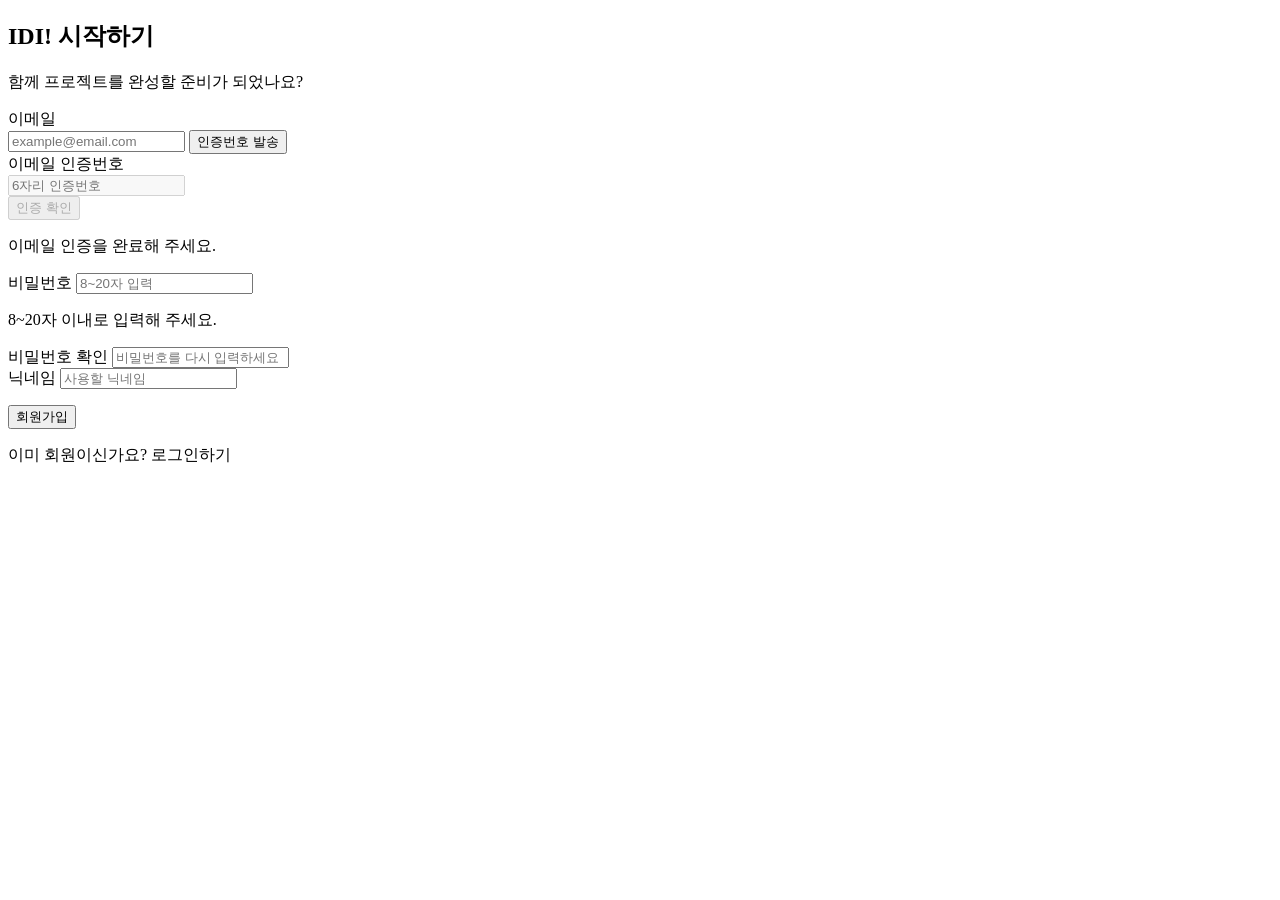
<file: src/main/resources/templates/user/signup.html>
<!DOCTYPE html>
<html lang="ko" xmlns:th="http://www.thymeleaf.org">
<head>
    <meta charset="UTF-8">
    <meta name="viewport" content="width=device-width, initial-scale=1.0">
    <title>회원가입 | IDI!</title>
    <link rel="stylesheet" th:href="@{/css/common.css}">
    <script th:src="@{/js/signup.js}" defer></script>
</head>
<body>

    <div th:replace="~{fragments/header :: header}"></div>

    <main class="auth-main">
        <section class="auth-card">

            <div class="auth-heading">
                <h1>IDI! 시작하기</h1>
                <p>함께 프로젝트를 완성할 준비가 되었나요?</p>
            </div>

            <form th:action="@{/user/signup}"
                  method="post"
                  id="signupForm"
                  novalidate>

                <div class="auth-field">
                    <label for="email">이메일</label>

                    <div class="auth-input-row">
                        <input class="auth-input"
                               type="email"
                               id="email"
                               name="email"
                               placeholder="example@email.com"
                               maxlength="254"
                               autocomplete="email">

                        <button type="button"
                                class="btn btn-outline auth-side-btn"
                                id="sendCodeBtn">
                            인증번호 발송
                        </button>
                    </div>

                    <p class="auth-error"
                       id="emailError"
                       hidden></p>
				   <p class="auth-success"
				      id="emailSuccess"
				      hidden>
				       사용 가능한 이메일입니다.
				   </p>
                </div>

                <div class="auth-field">
                    <label for="verificationCode">이메일 인증번호</label>

                    <div class="auth-input-row">
                        <div class="auth-code-wrap">
                            <input class="auth-input"
                                   type="text"
                                   id="verificationCode"
                                   placeholder="6자리 인증번호"
                                   maxlength="6"
                                   inputmode="numeric"
                                   autocomplete="one-time-code"
                                   disabled>

                            <span class="auth-timer"
                                  id="codeTimer"
                                  hidden>05:00</span>
                        </div>

                        <button type="button"
                                class="btn btn-outline auth-side-btn"
                                id="verifyCodeBtn"
                                disabled>
                            인증 확인
                        </button>
                    </div>

                    <p class="auth-hint"
                       id="verificationHint">
                        이메일 인증을 완료해 주세요.
                    </p>

                    <p class="auth-error"
                       id="verificationError"
                       hidden></p>

                    <p class="auth-success"
                       id="verificationSuccess"
                       hidden>
                        이메일 인증이 완료되었습니다.
                    </p>
                </div>

                <div class="auth-field">
                    <label for="password">비밀번호</label>

                    <input class="auth-input"
                           type="password"
                           id="password"
                           name="password"
                           placeholder="8~20자 입력"
                           maxlength="20"
                           autocomplete="new-password">

                    <p class="auth-hint">
                        8~20자 이내로 입력해 주세요.
                    </p>

                    <p class="auth-error"
                       id="passwordError"
                       hidden></p>
                </div>

                <div class="auth-field">
                    <label for="passwordConfirm">비밀번호 확인</label>

                    <input class="auth-input"
                           type="password"
                           id="passwordConfirm"
                           name="passwordConfirm"
                           placeholder="비밀번호를 다시 입력하세요"
                           autocomplete="new-password">

                    <p class="auth-error"
                       id="confirmError"
                       hidden></p>
                </div>

                <div class="auth-field">
                    <label for="nickname">닉네임</label>

                    <input class="auth-input"
                           type="text"
                           id="nickname"
                           name="nickname"
                           placeholder="사용할 닉네임"
                           maxlength="30">

                    <p class="auth-error"
                       id="nicknameError"
                       hidden></p>
                </div>

                <p class="auth-error auth-server-error"
                   th:if="${error}"
                   th:text="${error}"></p>

                <button type="submit"
                        class="btn btn-primary auth-submit">
                    회원가입
                </button>

            </form>

            <p class="auth-bottom">
                이미 회원이신가요?
                <a th:href="@{/user/login}">로그인하기</a>
            </p>

        </section>
    </main>

</body>
</html>
</file>
